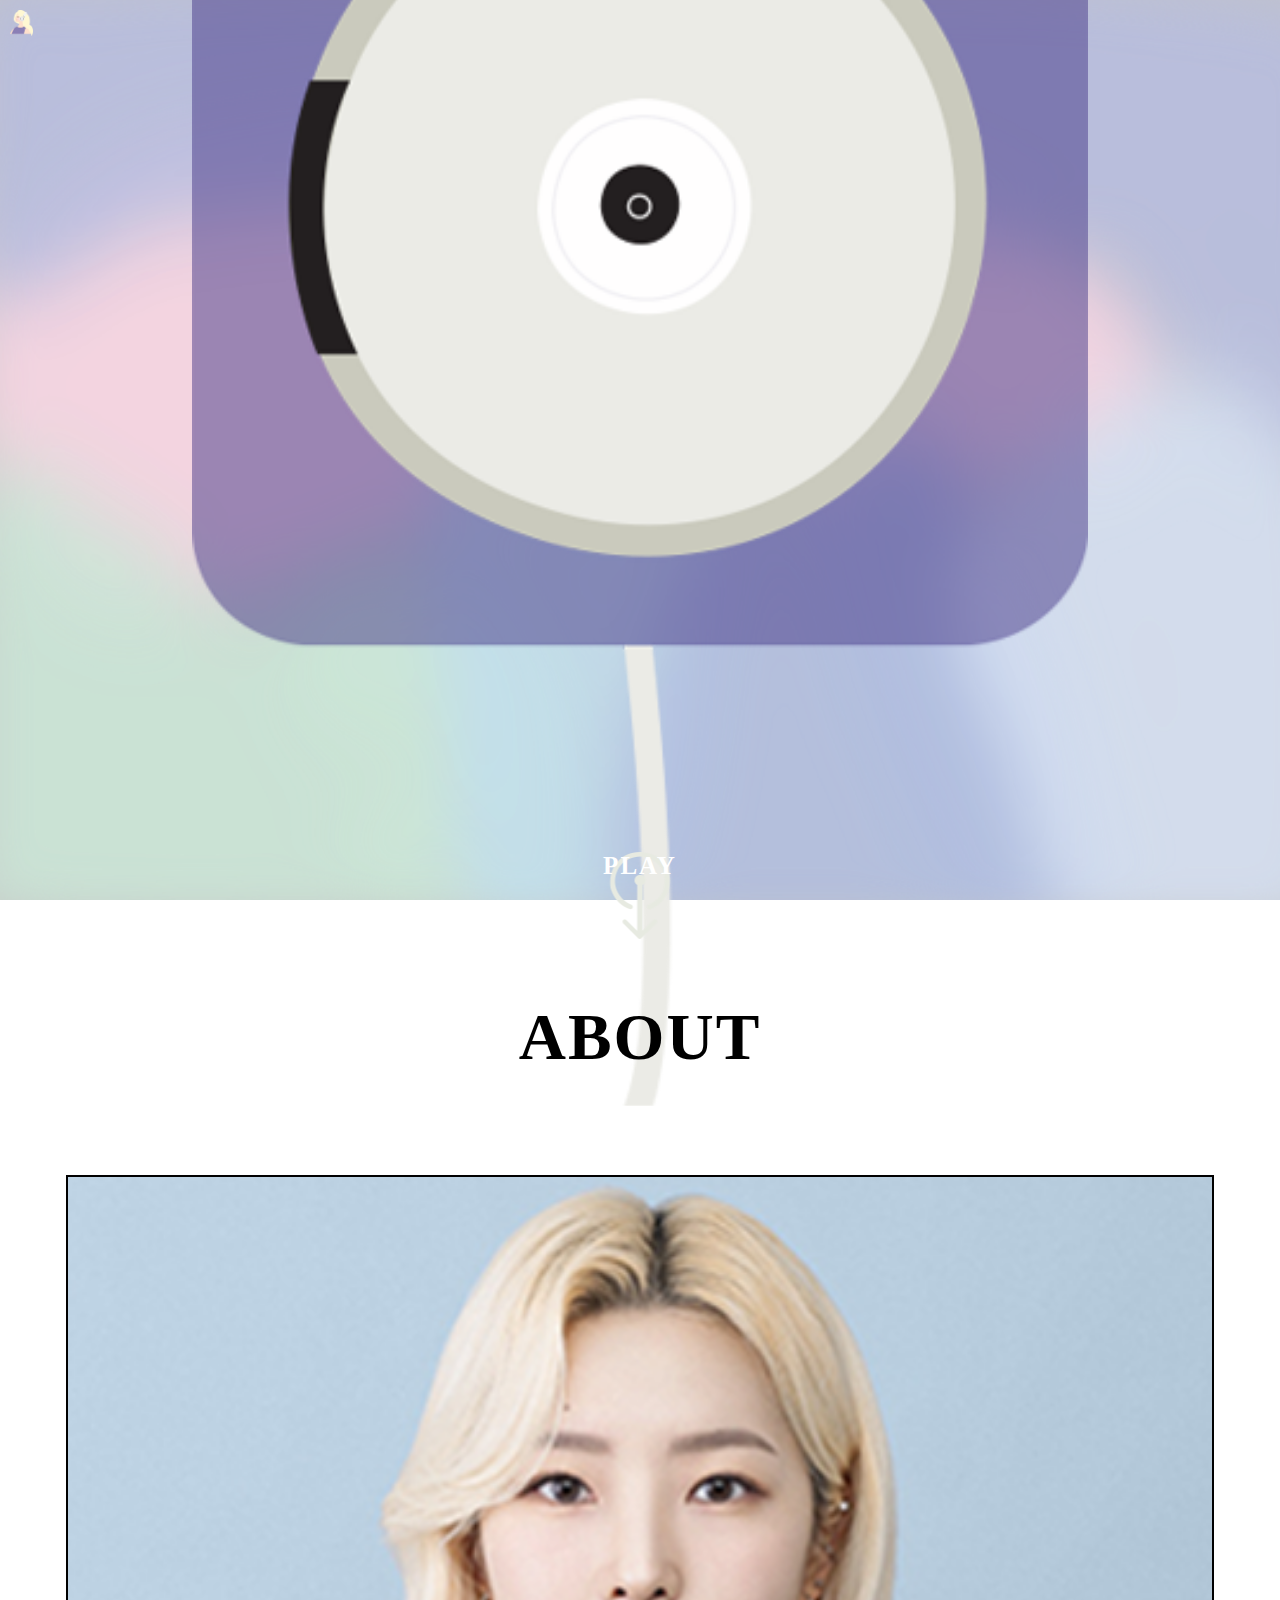
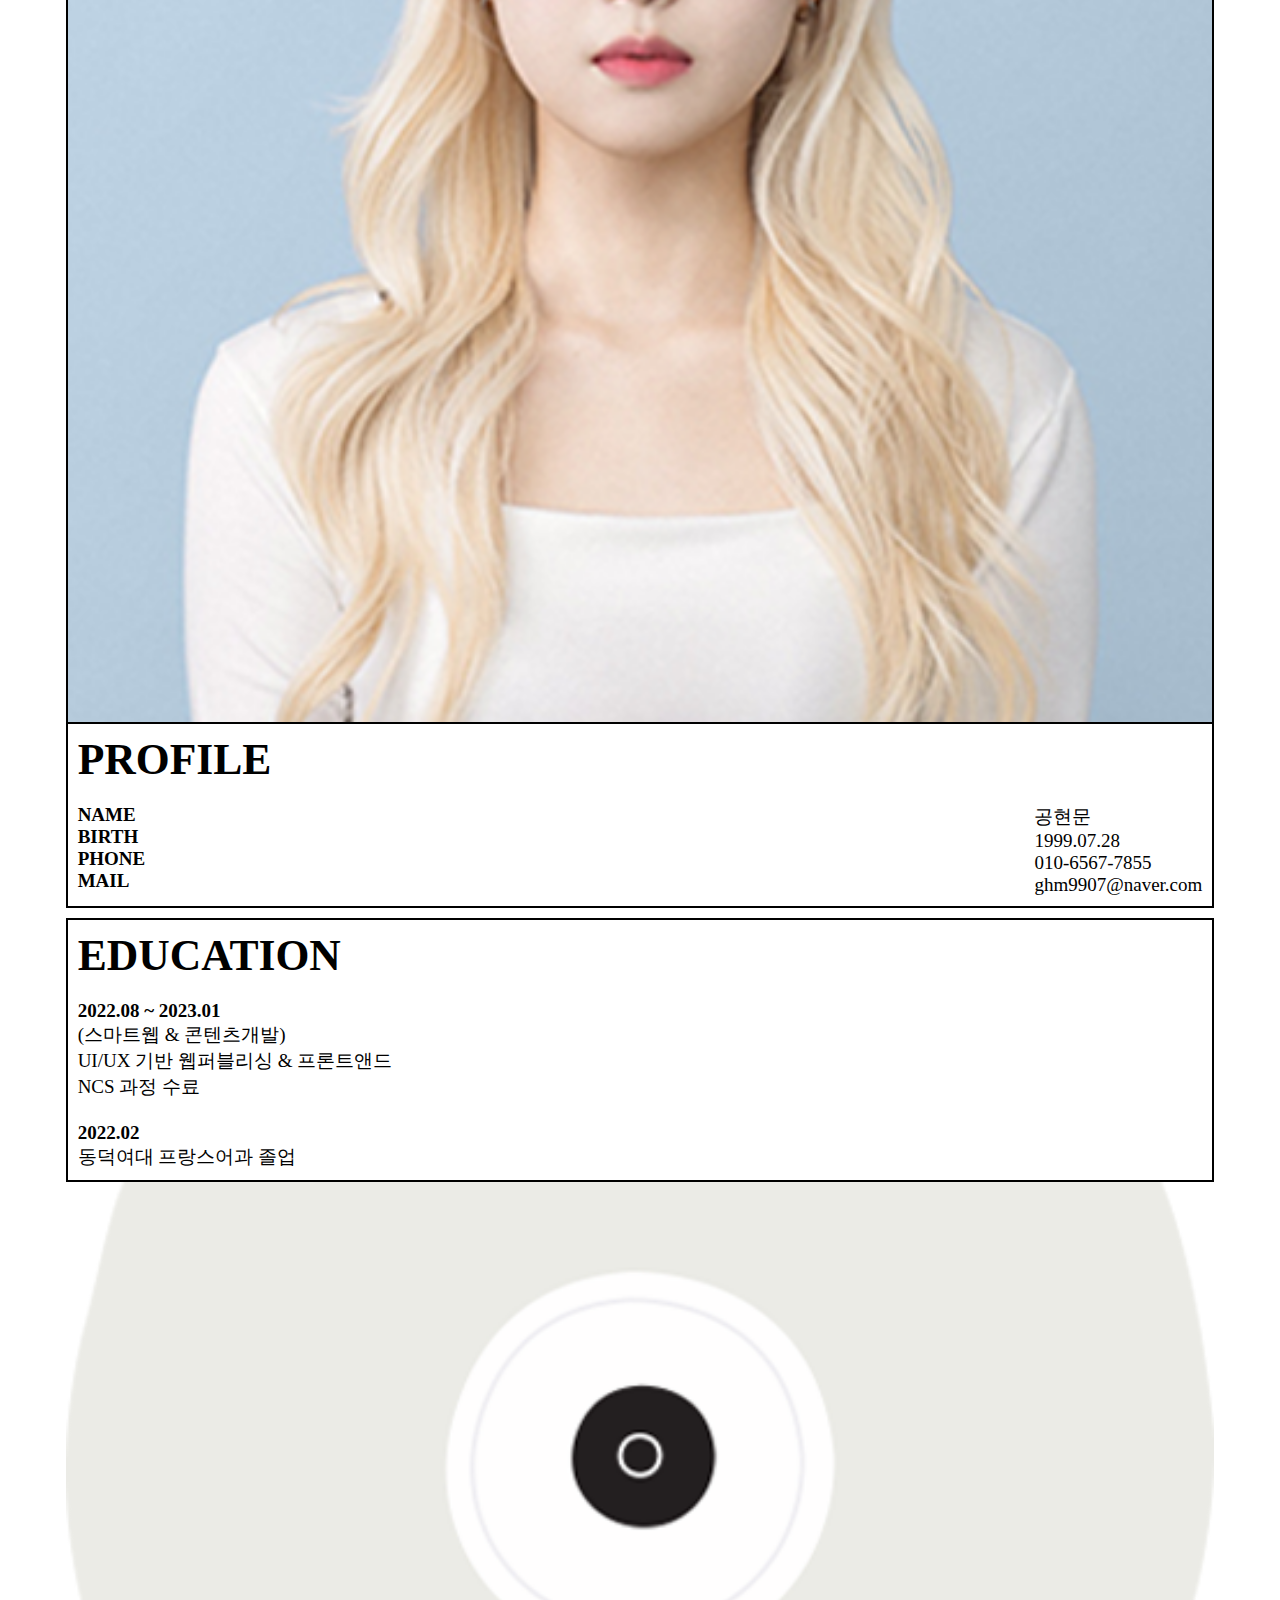
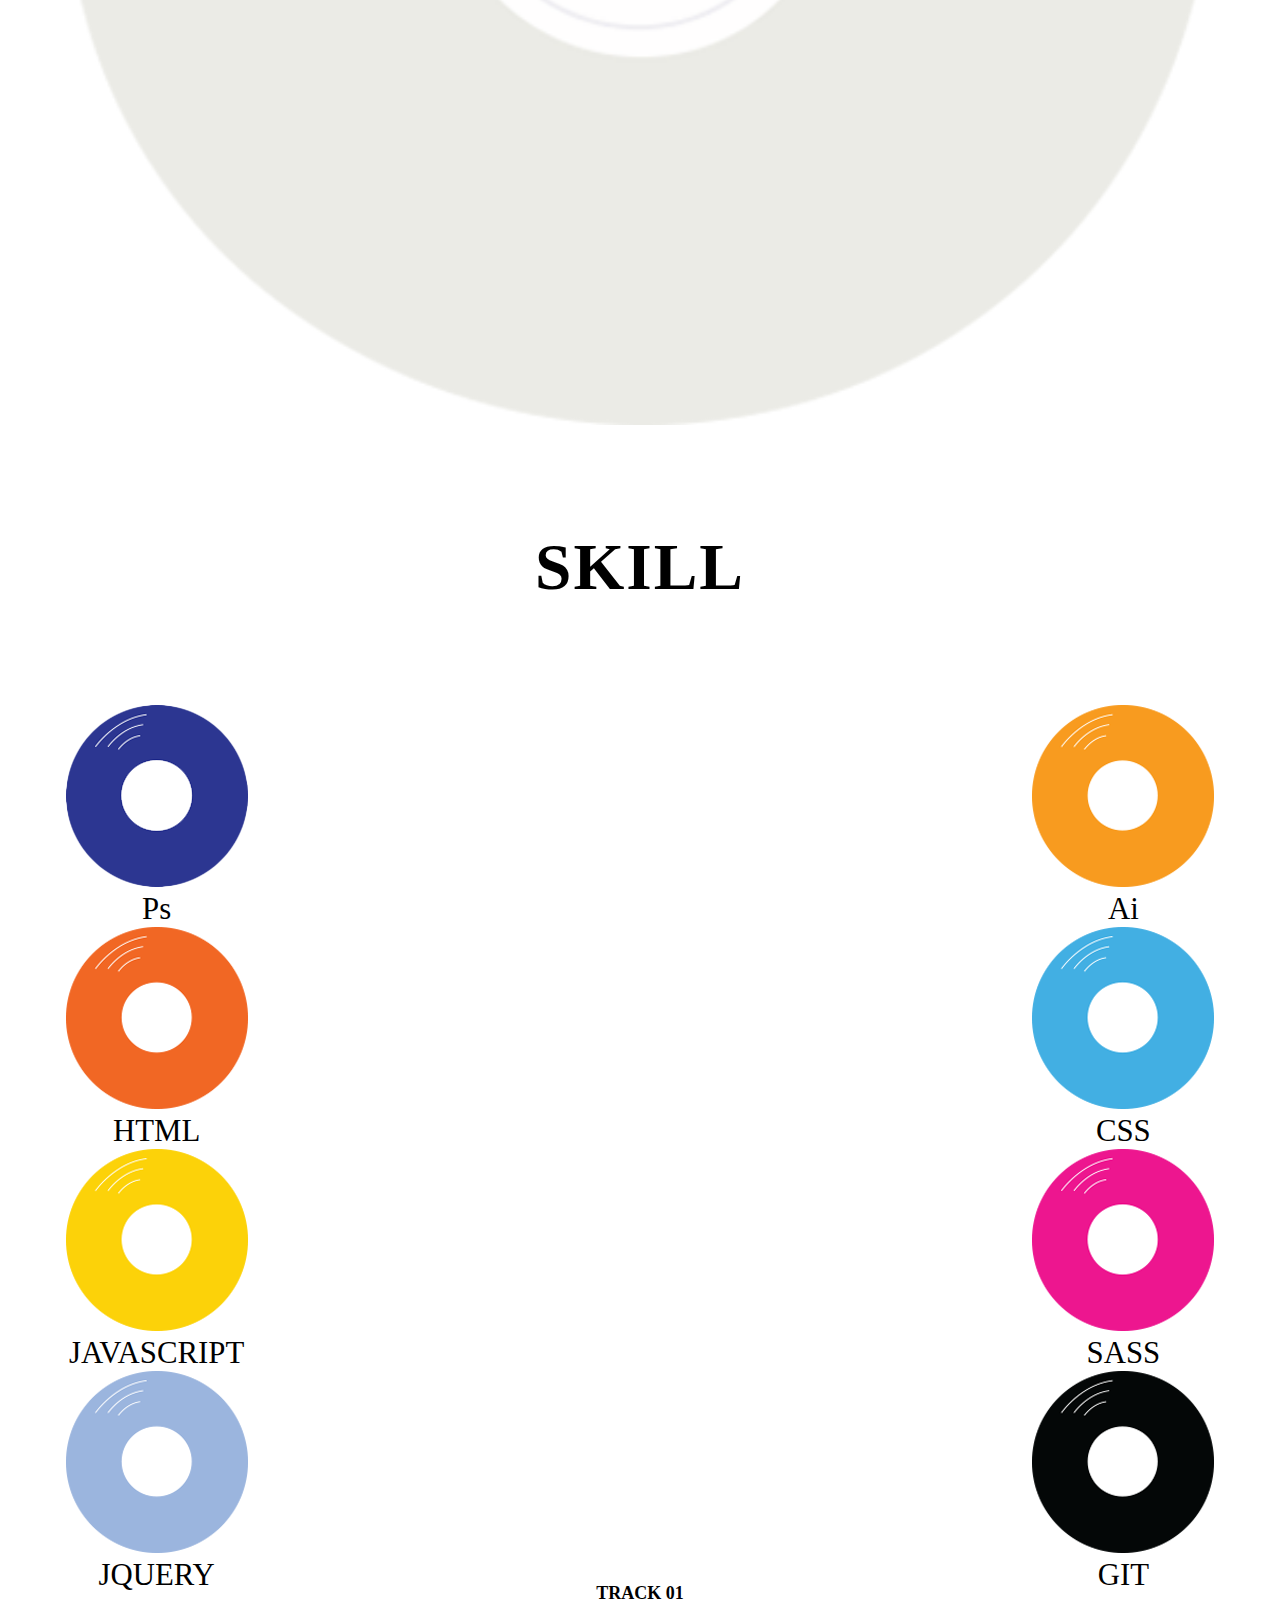
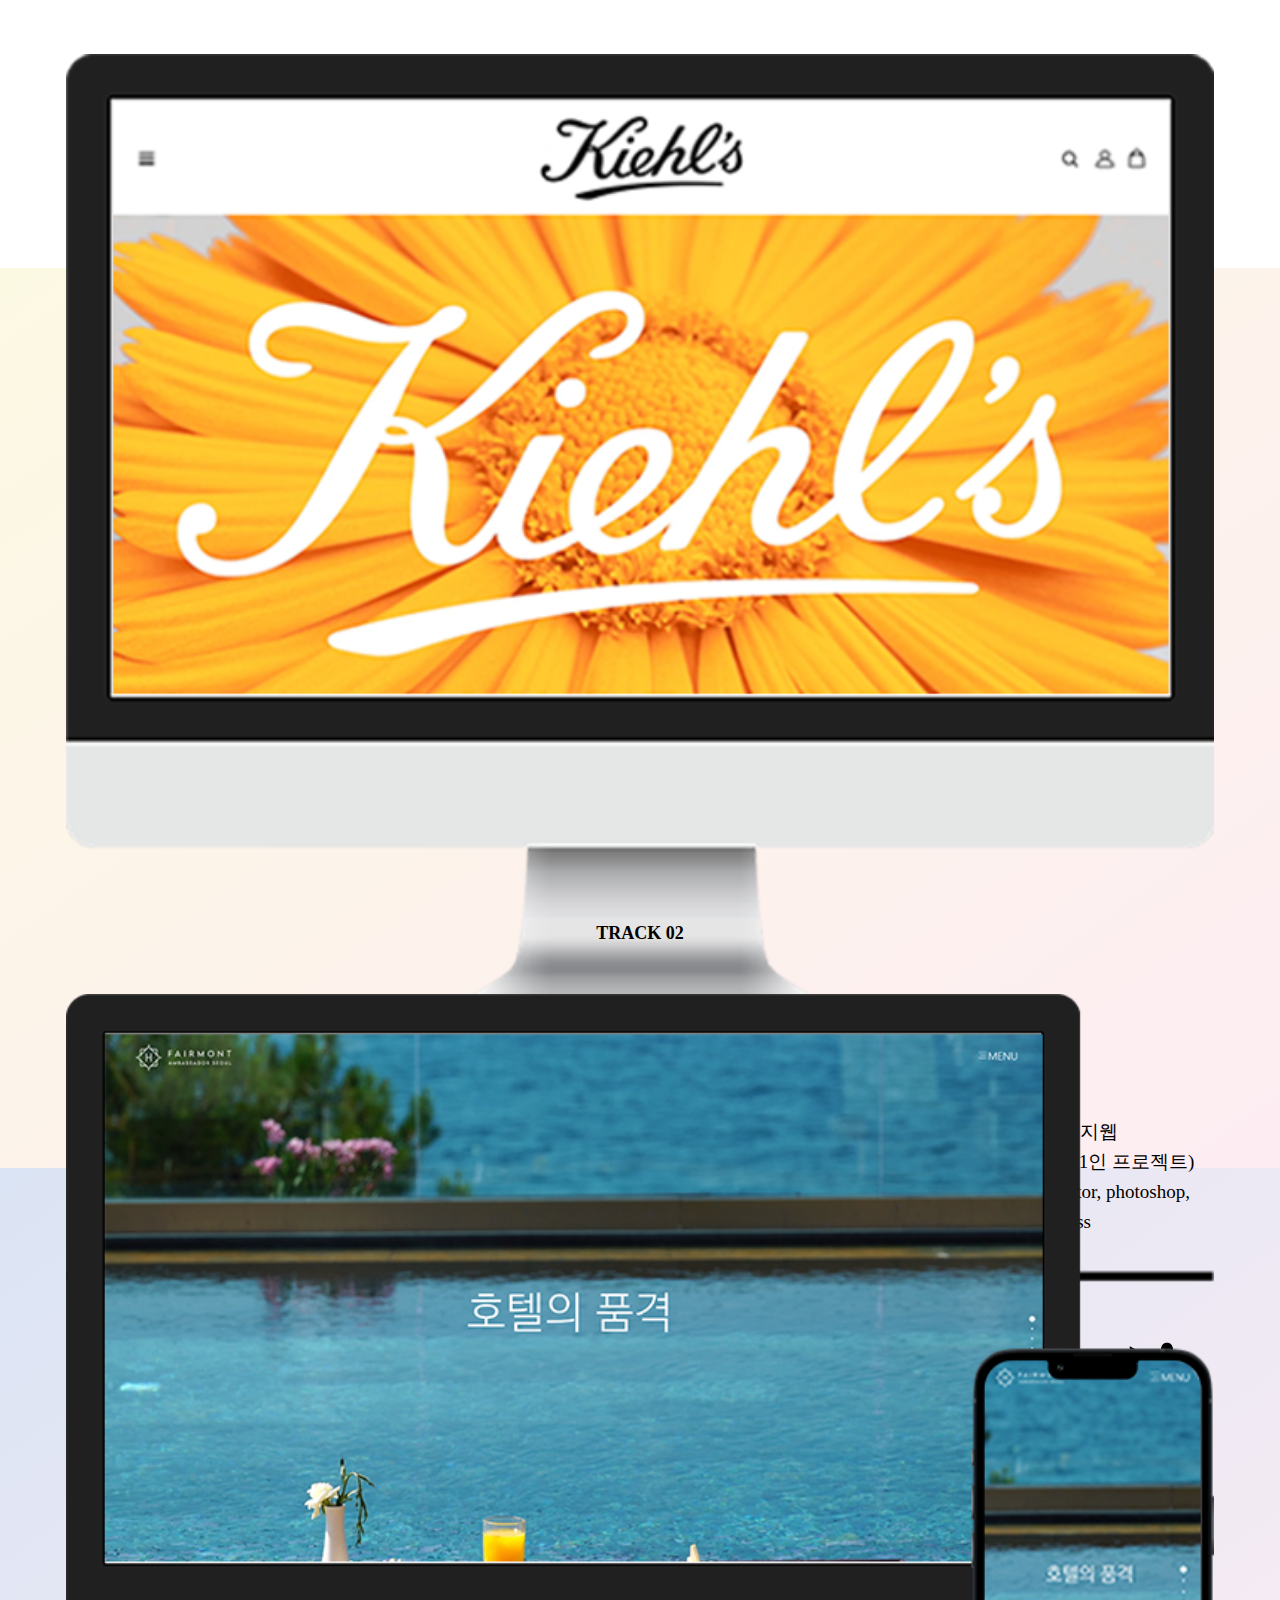
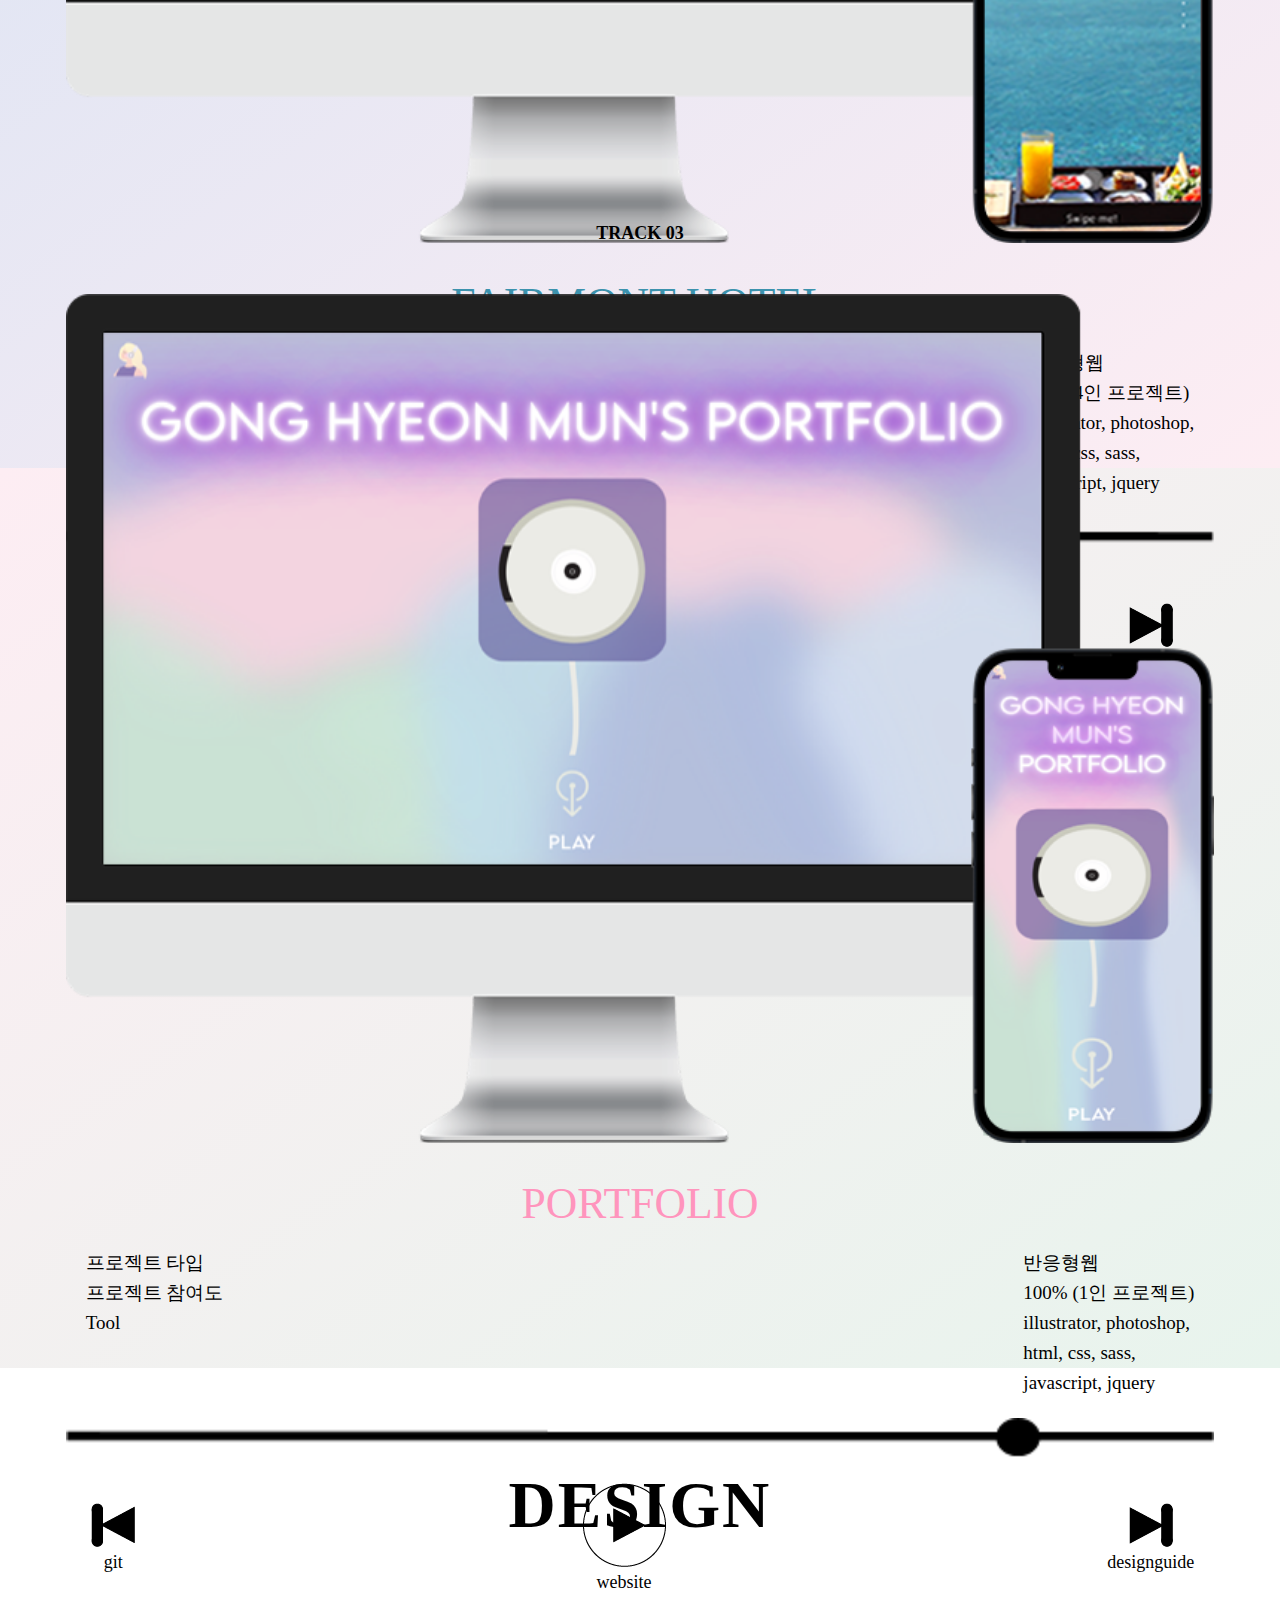
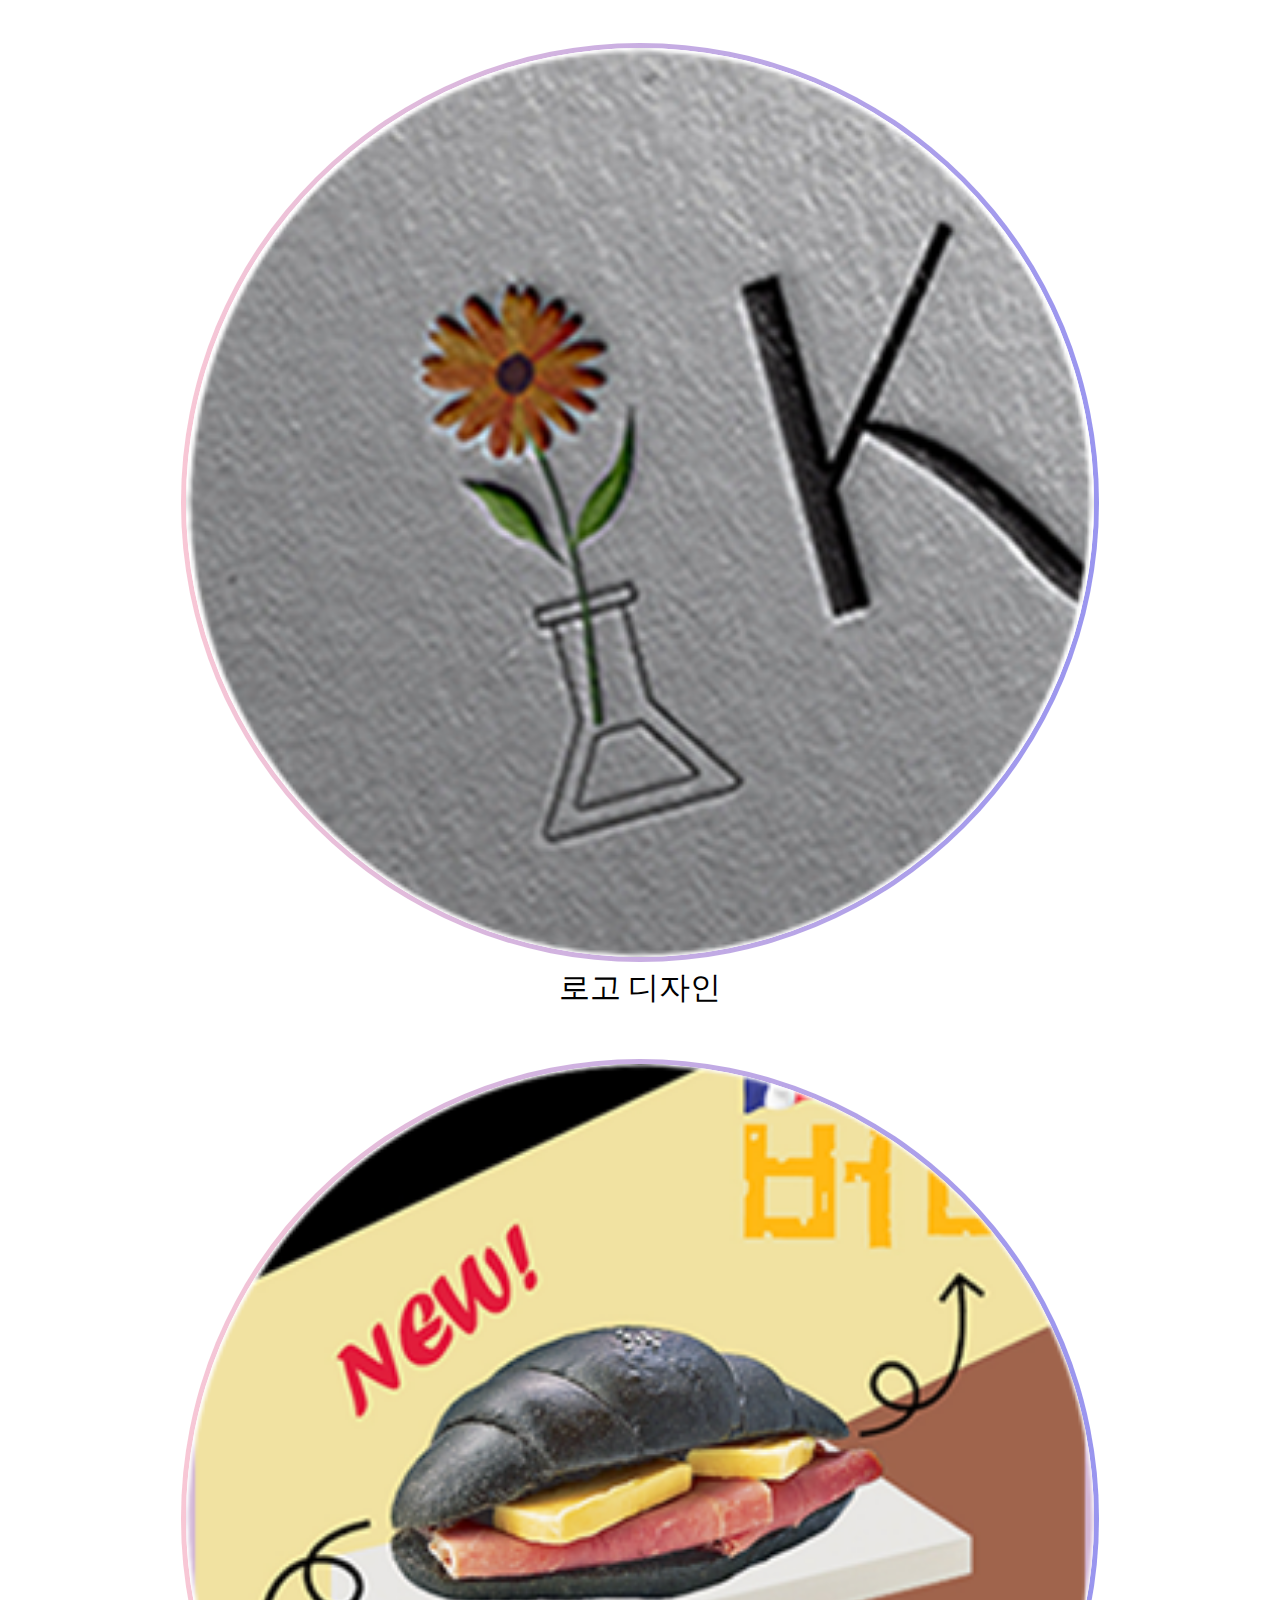
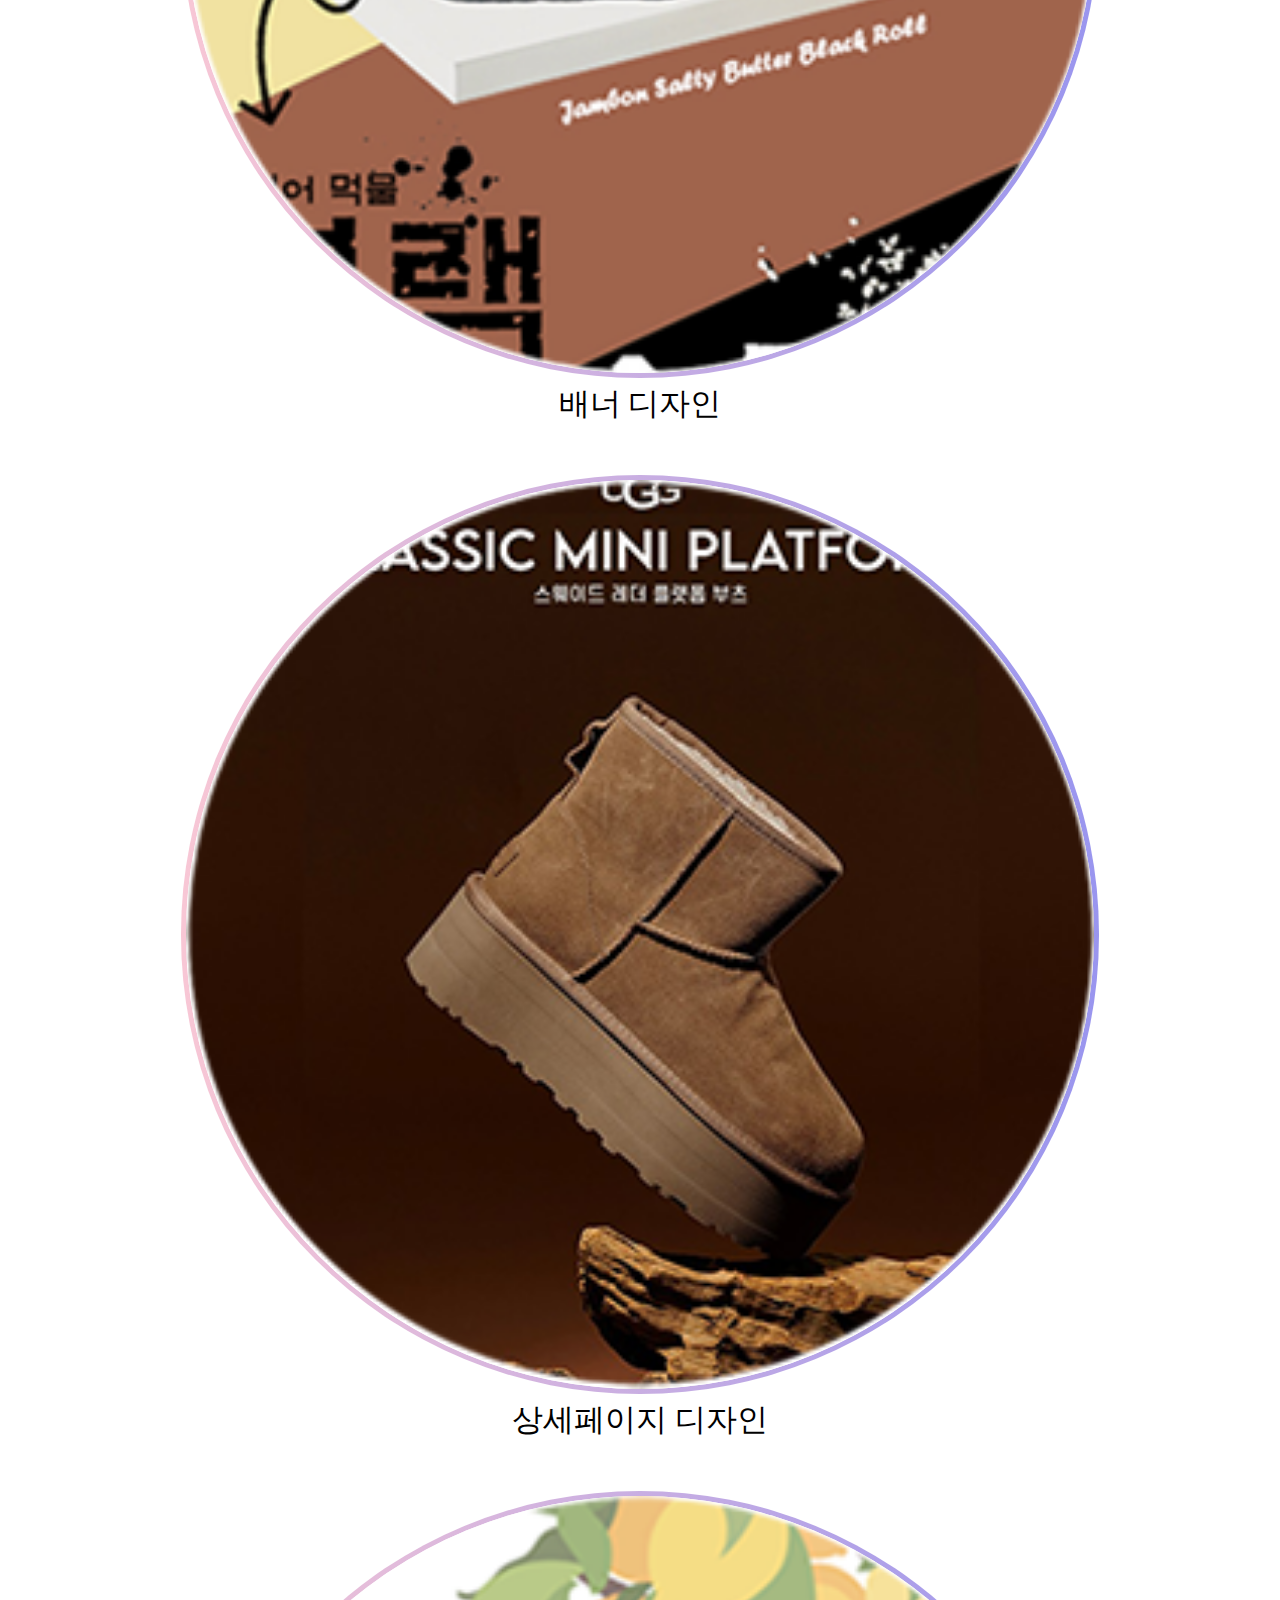
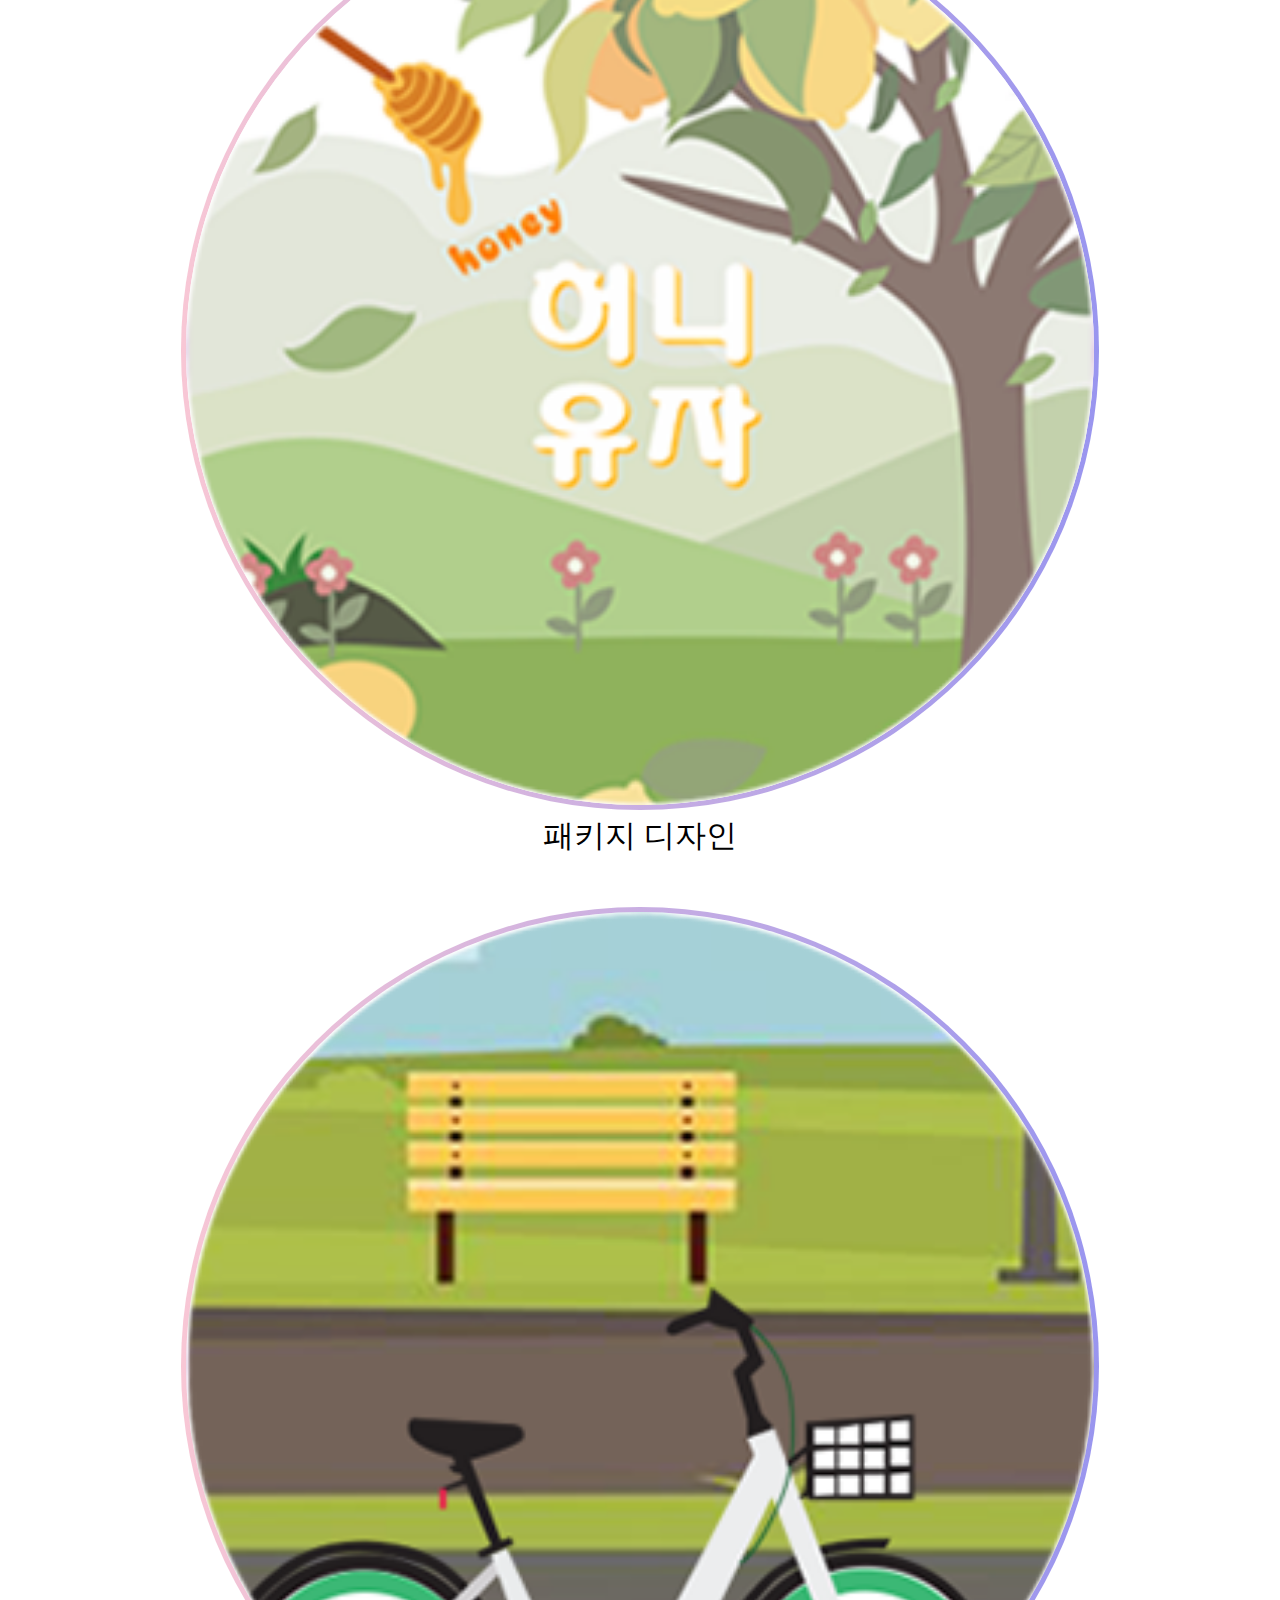
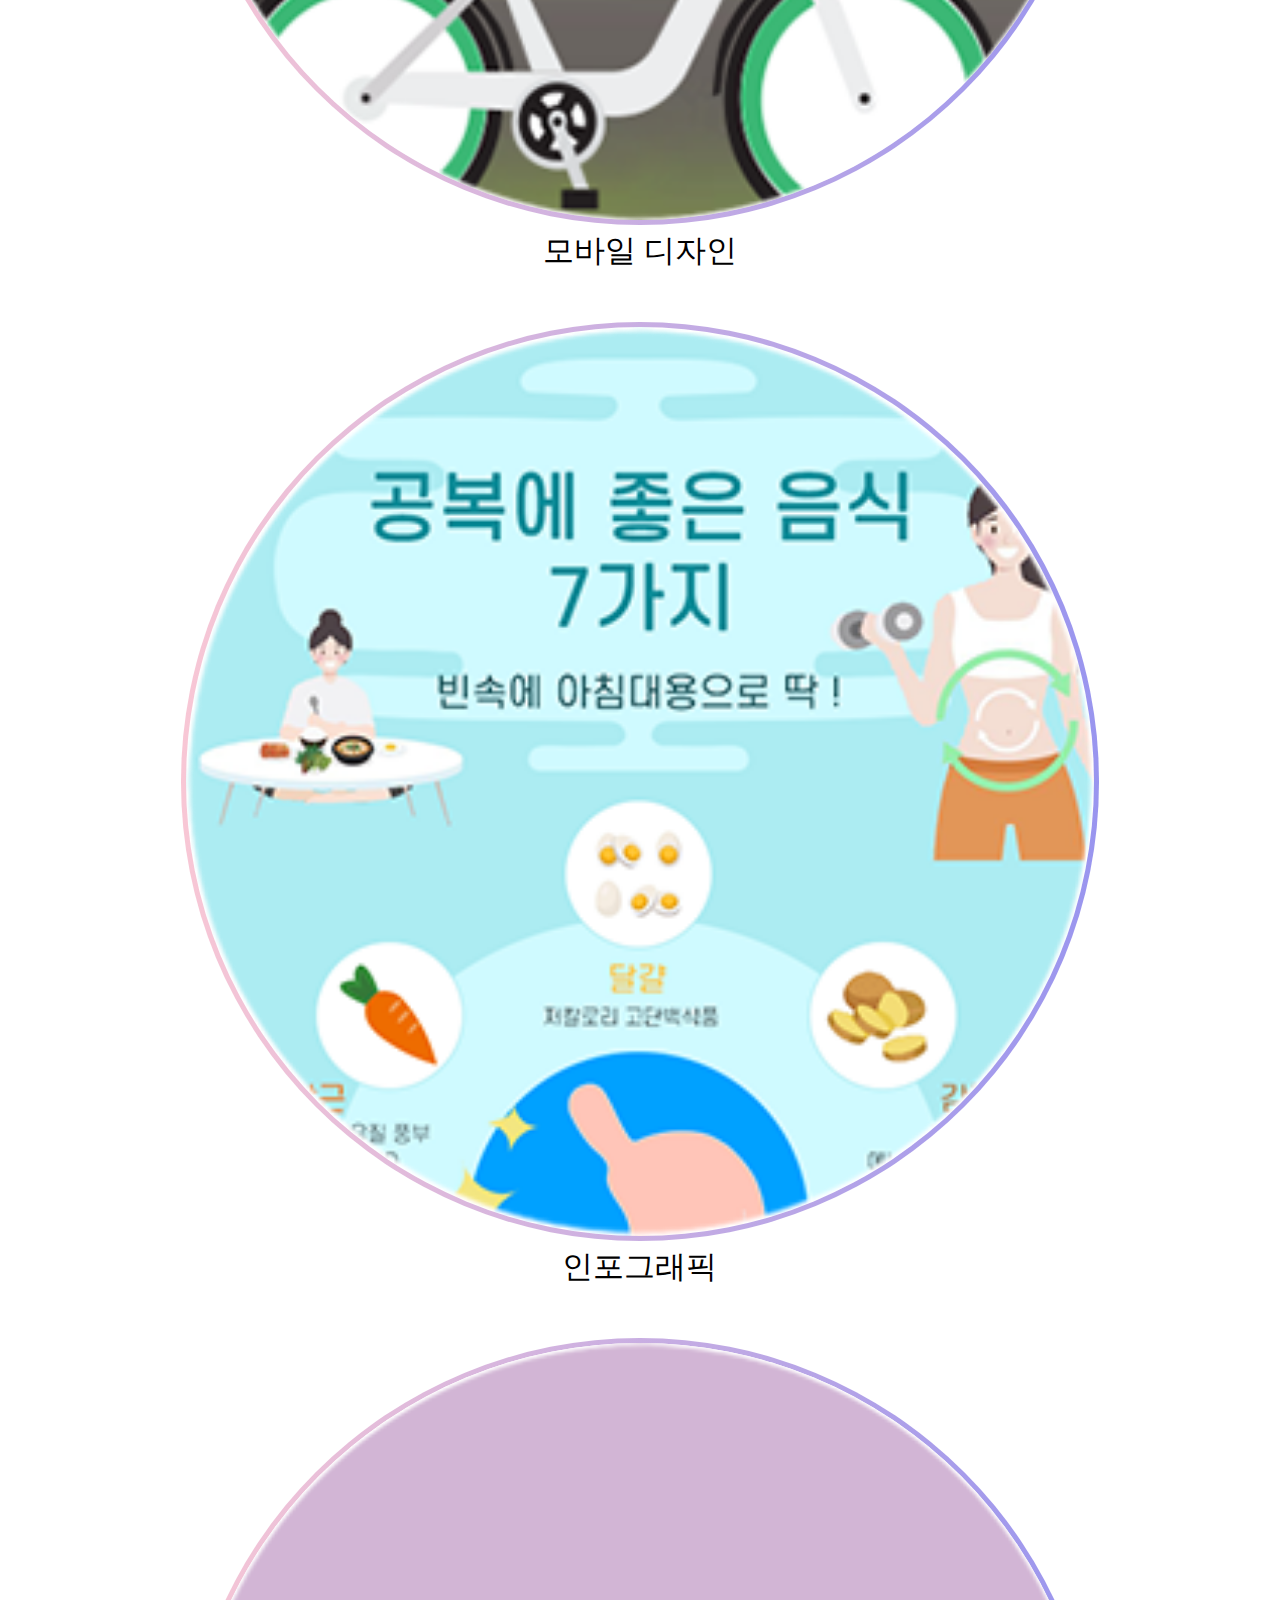
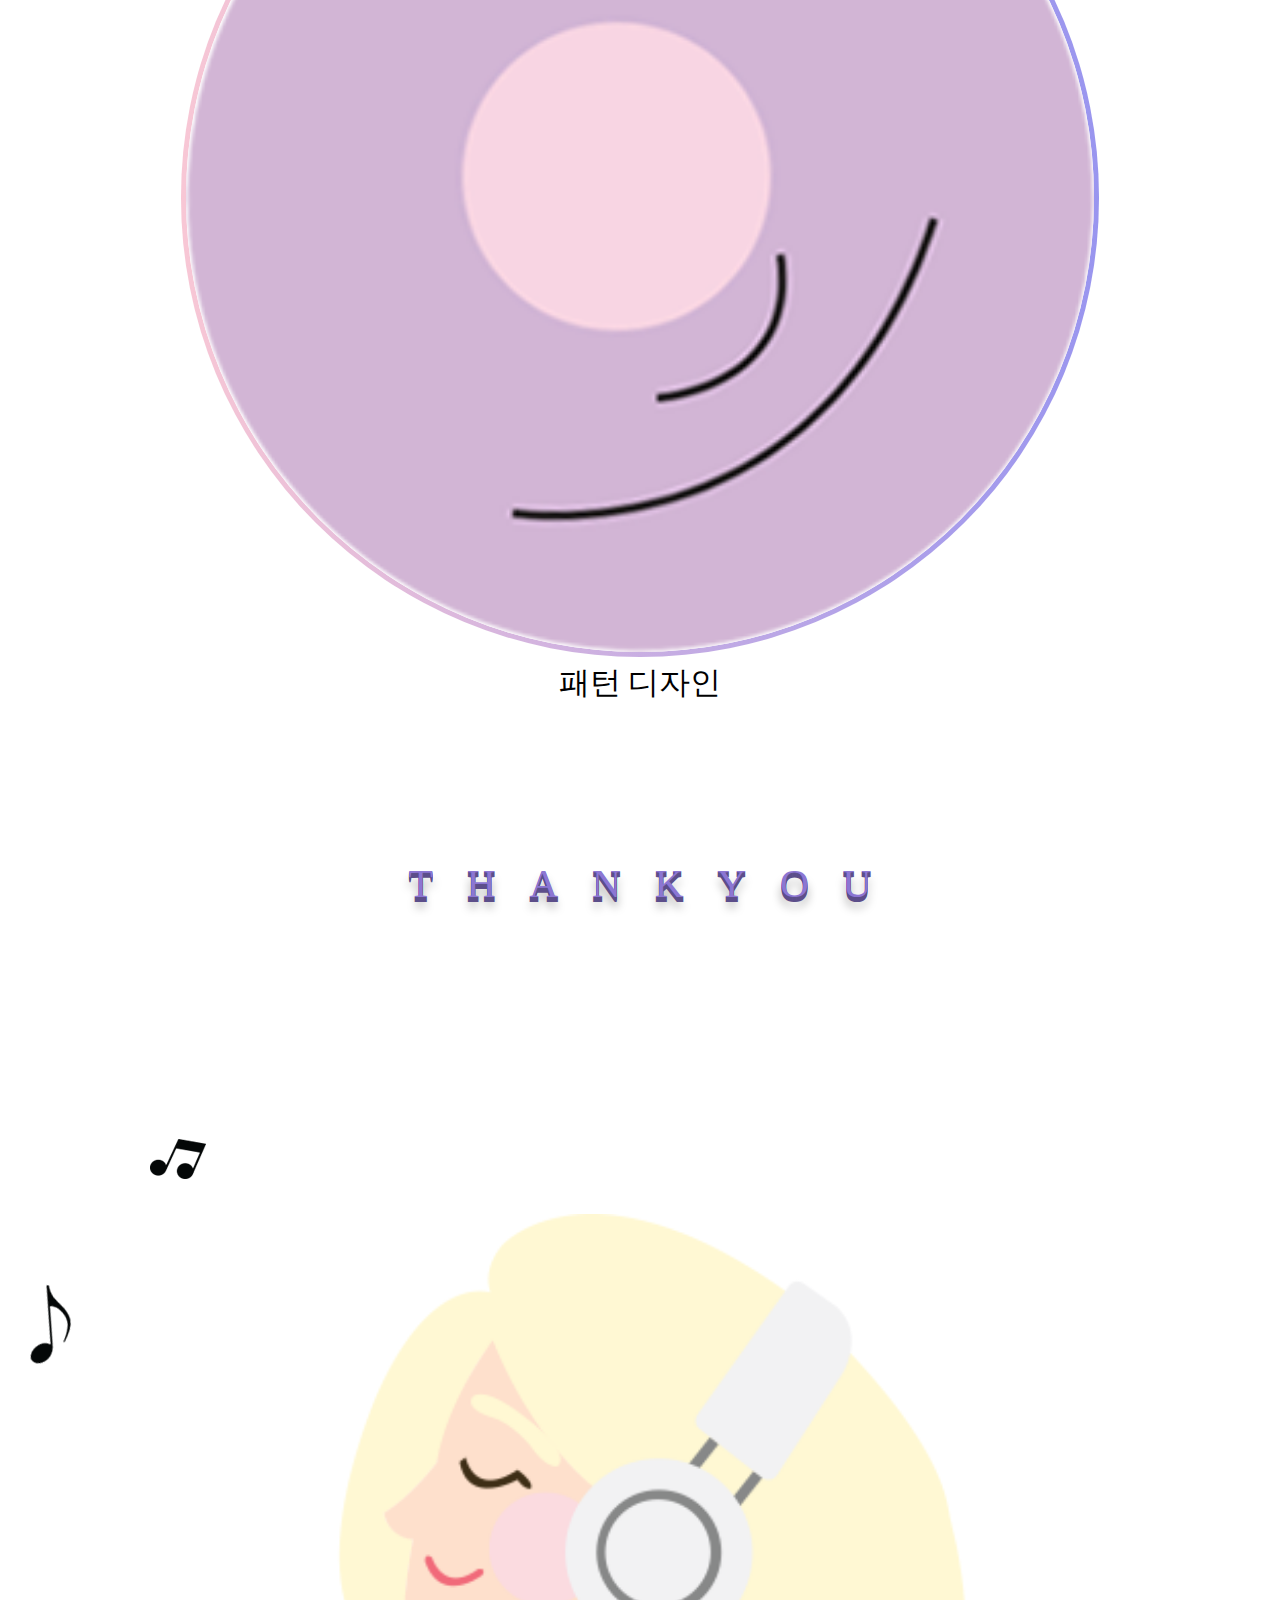
<file: index.html>
<!DOCTYPE html>
<html lang="ko">
<head>
    <meta charset="UTF-8">
    <meta http-equiv="X-UA-Compatible" content="IE=edge">
    <meta name="viewport" content="width=device-width, initial-scale=1.0">
    <meta description="portfolio" >
    <title>portfolio</title>
    <link rel="shortcut icon" type="image/icon" href="./img/header-logo11.png">
    <link rel="stylesheet" href="./css/reset.css">
    <link rel="stylesheet" href="./css/index.css?ver=1">
    <link href="https://webfontworld.github.io/SCoreDream/SCoreDream.css" rel="stylesheet">
    <link href="//db.onlinewebfonts.com/c/ef5c0a066154464f7e8a73e0b86a98e5?family=LEMON+MILK+Light" rel="스타일시트" type="text/css"/>
</head>
<body>
    <header>
        <div class="header_logo">
            <img src="./img/header-logo11.png" alt="헤더로고">
        </div><!--heaer-logo-->
        
        <section class="section">
            <div class="main0">
                <div class="bg_img">
                    <img src="./img/main-background.png" alt="메인이미지를 삽입">
                </div><!--bg_img-->

                <div class="main0_contents">
                    <h2>GONG HYEON MUN'S PORTFOLIO</h2>
                    <img src="./img/cd-player.png" alt="cd-player">
                </div><!--main0_contents-->

                <div class="mouse">
                    <img src="./img/scroll11.png" alt="스크롤">
                    <p>PLAY</p>
                </div><!--mouse-->
            </div><!--main0-->
        </section>
    </header>

    <main>
        <div class="background">
            <img src="./img/background5.png" alt="">
            <img class="bluewave-pc" src="./img/bluewave-pc3.png" alt="">
        </div>
            <section class="about">
                <div class="container">
                    <h2>ABOUT</h2>
                    <div class="id-flexbox">
                        <img class="id-pic" src="./img/id-picture111.png" alt="프로필사진">
                        <div class="profile">
                            <h3>PROFILE</h3>
                            <div class="profile-flexbox">
                                <ul>
                                    <li>NAME</li>
                                    <li>BIRTH</li>
                                    <li>PHONE</li>
                                    <li>MAIL</li>
                                </ul>
                                <ul>
                                    <li>공현문</li>
                                    <li>1999.07.28</li>
                                    <li>010-6567-7855</li>
                                    <li>ghm9907@naver.com</li>
                                </ul>                        
                            </div><!--profile-flexbox-->
                        </div><!--profile-->
                    </div><!--id-flexbox-->
    
                    <div class="edu-flexbox">
                        <div class="edu-cd">
                            <p>"안녕하세요!<br>신입 웹디자이너 공현문 입니다."<br><br>
                            저는 성실함을 무기로 모든 일에<br>최선을 다할 준비가 되어있습니다.<br><br><br><br><br>
                            새로움을 지향하는 트렌디한 웹디자이너로<br>성장해 나아가는 것이 목표 입니다.<br><br>
                            앞으로 항상 도전할 것이며<br>배움을 곁에 두고 노력할 것입니다.</p>
                        </div>
                        <div class="education">
                            <h3>EDUCATION</h3>
                            <div class="edu-text">
                                <span class="date">2022.08 ~ 2023.01</span>
                                <p>(스마트웹 & 콘텐츠개발)<br>UI/UX 기반 웹퍼블리싱 & 프론트앤드<br>NCS 과정 수료</p>
                                <br>
                                <span class="date">2022.02</span>
                                <p>동덕여대 프랑스어과 졸업</p>
                            </div><!--edu-text-->
                        </div><!--education-->
                        <img class="mobile-edu-cd" src="./img/mobile-edu-cd.png" alt="모바일education-cd">
                    </div><!--edu-flexbox-->
                </div><!--container-->
            </section><!--about-->
    
            <section class="skill">
                <div class="skill-cd">
                    <img src="./img/skill-cd11.png" alt="skill-cd">
                </div>
                    <div class="container">
                        <h2>SKILL</h2>
                            <div class="ps-ai-flexbox">
                                <div class="ps">
                                    <div class="ps-cd"><img src="./img/ps-cd22222.png" alt="ps-cd"></div>
                                    <span>90%<div>사진이나 이미지를 합성,보정,편집 할 수 있습니다.</div></span>
                                    <p>Ps</p>
                                </div><!--ps-->
    
                                <div class="ai">
                                    <div class="ai-cd"><img src="./img/ai-cd11.png" alt="ai-cd"></div>
                                    <span>90%<div>로고, 포스터 디자인, 그림이나 캐릭터를 만들 수 있습니다.</div></span>
                                    <p>Ai</p>
                                </div><!--ai-->
    
                                <div class="pc-version"><!--pc-->
                                    <div class="html">
                                        <div class="html-cd"><img src="./img/html-cd11.png" alt="html-cd"></div>
                                        <span>80%<div>각 태그들을 사용하여 원하는 형태의 문서를 만들 수 있습니다.</div></span>
                                        <p>HTML</p>
                                    </div><!--html-->
                                </div><!--pc-version-->
    
                                <div class="pc-version"><!--pc-->
                                    <div class="css">
                                        <div class="css-cd"><img src="./img/css-cd11.png" alt="css-cd"></div>
                                        <span>80%<div>HTML로 작성한 문서에 스타일을 줄 수 있습니다.</div></span>
                                        <p>CSS</p>
                                    </div><!--css-->
                                </div><!--pc-version-->
                            </div><!--ps-ai-flexbox-->
            
                            <div class="html-css-flexbox">
                                <div class="html">
                                    <div class="html-cd"><img src="./img/html-cd11.png" alt="html-cd"></div>
                                    <span>80%<div>각 태그들을 사용하여 원하는 형태의 문서를 만들 수 있습니다.</div></span>
                                    <p>HTML</p>
                                </div><!--html-->
    
                                <div class="css">
                                    <div class="css-cd"><img src="./img/css-cd11.png" alt="css-cd"></div>
                                    <span>80%<div>HTML로 작성한 문서에 스타일을 줄 수 있습니다.</div></span>
                                    <p>CSS</p>
                                </div><!--css-->
                            </div><!--html-css-flexbox-->
                        
                            <div class="java-sass-flexbox">
                                <div class="java">
                                    <div class="java-cd"><img src="./img/javascript-cd11.png" alt="javascript-cd"></div>
                                    <span>20%<div>이벤트에 따라 어떤 동작을 하도록 기능을 넣을 수 있습니다.</div></span>
                                    <p>JAVASCRIPT</p>
                                </div><!--java-->
    
                                <div class="sass">
                                    <div class="sass-cd"><img src="./img/sass-cd11.png" alt="sass-cd"></div>
                                    <span>80%<div>변수, 믹스인을 사용하여 코드를 간결하게 작성할 수 있습니다.</div></span>
                                    <p>SASS</p>
                                </div><!--sass-->
    
                                <div class="pc-version"><!--pc-->
                                    <div class="jquery">
                                        <div class="jquery-cd"><img src="./img/jquery-cd11.png" alt="jquery-cd"></div>
                                        <span>20%<div>짧고 간단한 코드로 다양한 효과나 동작을 적용할 수 있습니다.</div></span>
                                        <p>JQUERY</p>
                                    </div><!--jquery-->
                                </div><!--pc-version-->
    
                                <div class="pc-version"><!--pc-->
                                    <div class="git">
                                        <div class="git-cd"><img src="./img/git-cd11.png" alt="git-cd"></div>
                                        <span>20%<div>여러 사람들과 함께 협업하여 작업할 수 있습니다.</div></span>
                                        <p>GIT</p>
                                    </div><!--git-->
                                </div><!--pc-version-->
                            </div>
            
                            <div class="jquery-git-flexbox">
                                <div class="jquery">
                                    <div class="jquery-cd"><img src="./img/jquery-cd11.png" alt="jquery-cd"></div>
                                    <span>20%<div>짧고 간단한 코드로 다양한 효과나 동작을 적용할 수 있습니다.</div></span>
                                    <p>JQUERY</p>
                                </div>
    
                                <div class="git">
                                    <div class="git-cd"><img src="./img/git-cd11.png" alt="git-cd"></div>
                                    <span>20%<div>여러 사람들과 함께 협업하여 작업할 수 있습니다.</div></span>
                                    <p>GIT</p>
                                </div>
                            </div>
                    </div><!--container-->
            </section><!--skill-->

        <section class="web">
            <div class="web-background">
                <img src="./img/pc-web-background7.png" alt="초록색물결배경-pc">
            </div>
            <h2>WEB</h2>
            
            <div class="track01">
                <div class="container">                    
                    <div class="track">
                        <p>TRACK 01</p>
                    </div>

                    <div class="track-pc-flexbox">
                        <div class="pc">
                            <img src="./img/kiehl-pc11.png" alt="kiehl-pc">
                        </div>

                        <div>
                            <div class="kiehl-text">
                                <p>KIEHLS</p>
                                <div class="text-flexbox">
                                    <ul>
                                        <li>프로젝트 타입</li>
                                        <li>프로젝트 참여도</li>
                                        <li>Tool</li>
                                    </ul>
                                    <ul>
                                        <li>풀페이지웹</li>
                                        <li>100% (1인 프로젝트)</li>
                                        <li>illustrator, photoshop,<br>html, css</li>
                                    </ul>
                                </div>
                            </div>
                            <img class="kiehl-playbar" src="./img/kiehl-playbar111.png" alt="키엘재생바">
        
                            <div class="play-flexbox">
                                <div class="back-play">
                                    <a href="https://github.com/GONGHYEONMUN/kiehl" target="_blank"><img src="./img/backplay11.png" alt="뒤로재생"></a>
                                    <p>&nbsp;&nbsp;&nbsp;&nbsp;git&nbsp;&nbsp;&nbsp;&nbsp;</p>
                                </div>
                                <div>
                                    <a href="./works/pages/first_page/kiehl.html" target="_blank"><img src="./img/play11.png" alt="재생"></a>
                                    <p>website</p>
                                </div>
                                <div>
                                    <a href="./works/pages/first_page/kiehl_designguide.html" target="_blank"><img src="./img/goplay11.png" alt="앞으로재생"></a>
                                    <p>designguide</p>
                                </div>
                            </div>
                        </div>
                    </div><!--track01-pc-flexbox-->
                </div>
            </div>



        

        
            <div class="track02">
                <div class="container">
                    <div class="track">
                        <p>TRACK 02</p>
                    </div>

                    <div class="track-pc-flexbox">
                        <div class="pc">
                            <img src="./img/fairmont-pc-mobile11.png" alt="fairmont-pc-mobile">
                        </div>

                        <div>
                            <div class="fairmont-text">
                                <p>FAIRMONT HOTEL</p>
                                <div class="text-flexbox">
                                    <ul>
                                        <li>프로젝트 타입</li>
                                        <li>프로젝트 참여도</li>
                                        <li>Tool</li>
                                    </ul>
                                    <ul>
                                        <li>반응형웹</li>
                                        <li>25% (4인 프로젝트)</li>
                                        <li>illustrator, photoshop,<br>html, css, sass,<br>javascript, jquery</li> 
                                    </ul>
                                </div>
                            </div>
                            
                            <img class="kiehl-playbar" src="./img/fairmont-playbar111.png" alt="페어몬트재생바">
        
                            <div class="play-flexbox">
                                <div>
                                    <a href="https://github.com/1stHotel/1stHotel.github.io" target="_blank"><img src="./img/backplay11.png" alt="뒤로재생"></a>
                                    <p>&nbsp;&nbsp;&nbsp;&nbsp;git&nbsp;&nbsp;&nbsp;&nbsp;</p>
                                </div>
                                <div>
                                    <a href="https://1sthotel.github.io/" target="_blank"><img src="./img/play11.png" alt="재생"></a>
                                    <p>website</p>
                                </div>
                                <div>
                                    <a href="./works/pages/second_page/fairmont_designguide.html" target="_blank"><img src="./img/goplay11.png" alt="앞으로재생"></a>
                                    <p>designguide</p>
                                </div>
                            </div>
                        </div>
                    </div><!--track-pc-flexbox-->
                </div>
            </div>
        

        

        
            <div class="track03">
                <div class="container">
                    <div class="track">
                        <p>TRACK 03</p>
                    </div>

                    <div class="track-pc-flexbox">
                        <div class="pc">
                            <img src="./img/portfolio-pc-mobile222.png" alt="portfolio-pc-mobile">
                        </div>

                        <div>
                            <div class="portfolio-text">
                                <p>PORTFOLIO</p>
                                <div class="text-flexbox">
                                    <ul>
                                        <li>프로젝트 타입</li>
                                        <li>프로젝트 참여도</li>
                                        <li>Tool</li>
                                    </ul>
                                    <ul>
                                        <li>반응형웹</li>
                                        <li>100% (1인 프로젝트)</li>
                                        <li>illustrator, photoshop,<br>html, css, sass,<br>javascript, jquery</li> 
                                    </ul>
                                </div>
                            </div>
                            <img class="kiehl-playbar" src="./img/portfolio-playbar111.png" alt="포트폴리오재생바">
        
                            <div class="play-flexbox">
                                <div>
                                    <a href="https://github.com/GONGHYEONMUN/portfolio" target="_blank"><img src="./img/backplay11.png" alt="뒤로재생"></a>
                                    <p>&nbsp;&nbsp;&nbsp;&nbsp;git&nbsp;&nbsp;&nbsp;&nbsp;</p>
                                </div>
                                <div>
                                    <a href="./index.html" target="_blank"><img src="./img/play11.png" alt="재생"></a>
                                    <p>website</p>
                                </div>
                                <div>
                                    <a href="./works/pages/portfolio_page/portfolio_designguide.html" target="_blank"><img src="./img/goplay11.png" alt="앞으로재생"></a>
                                    <p>designguide</p>
                                </div>
                            </div>
                        </div>
                    </div><!--track-pc-flexbox-->
                </div>
            </div>
        </section>

        <div class="design-pc-background">
            <img src="./img/design-background-pc7.png" alt="디자인배경">
            <img  class="design-bluewave-pc" src="./img/design-bluewave-pc5.png" alt="디자인파란물결배경">
        </div>

        <section class="design">
            <div class="container">
                <h2>DESIGN</h2>
                <div class="pc-design1"><!--pc-->


                    <div class="logo-design">
                        <a href="./works/design/logo_design/logo_design.html" target="_blank"><img src="./img/logo-design.png" alt="로고디자인"></a>
                        <p>로고 디자인</p>
                    </div><!--logo-design-->

                    <div class="pc-banner-design">
                        <a href="./works/design/banner_design/banner_design.html" target="_blank"><img src="./img/pc-banner-design.png" alt="pc배너디자인"></a>
                        <p>배너 디자인</p>
                    </div><!--pc-banner-design-->
                </div><!--pc-->

                <div class="banner-design">
                    <a href="./works/design/banner_design/banner_design.html" target="_blank"><img src="./img/banner-design.png" alt="배너디자인"></a>
                    <p>배너 디자인</p>
                </div><!--banner-design-->

                <div class="pc-design2"><!--pc-->
                    <div class="detail-design">
                        <a href="./works/design/detail_design/detail_design.html" target="_blank"><img src="./img/detailpage-design.png" alt="상세페이지디자인"></a>
                        <p>상세페이지 디자인</p>
                    </div><!--detail-design-->

                    <div class="pc-package-design">
                        <a href="./works/design/package_design/package_design.html" target="_blank"><img src="./img/pc-package-design.png" alt="pc-package-design"></a>
                        <p>패키지 디자인</p>
                    </div><!--pc-package-design-->
                </div><!--pc-->

                <div class="package-design">
                    <a href="./works/design/package_design/package_design.html" target="_blank"><img src="./img/package-design.png" alt="패키지디자인"></a>
                    <p>패키지 디자인</p>
                </div><!--package-design-->

                <div class="mobile-design">
                    <a href="./works/design/mobile_design/mobile_design.html" target="_blank"><img src="./img/mobile-design11.png" alt="모바일디자인"></a>
                    <p>모바일 디자인</p>
                </div><!--mobile-design-->

                <div class="pc-design3"><!--pc-->
                    <div class="pc-mobile-design">
                        <a href="./works/design/mobile_design/mobile_design.html" target="_blank"><img src="./img/pc-mobile-design11.png" alt="pc모바일디자인"></a>
                        <p>모바일 디자인</p>
                    </div><!--pc-mobile-design-->

                    <div class="infographics">
                        <a href="./works/design/infographics/infographics.html" target="_blank"><img src="./img/Infographics.png" alt="인포그래픽"></a>
                        <p>인포그래픽</p>
                    </div><!--pattern-design-->
                </div><!--pc-->

                <div class="info-design">
                    <img src="./img/mobile-design.png" alt="패턴디자인">
                    <p>패턴 디자인</p>
                </div><!--infp-design-->

                <div class="pc-design4"><!--pc-->
                    <div class="pc-info-design">
                        <img src="./img/pc-info-design.png" alt="pc패턴디자인">
                        <p>패턴 디자인</p>
                    </div><!--pc-info-design-->
                </div><!--pc-->
            </div>
        </section>
    </main>

    <footer>
        <div class="thankyou-background">
            <img src="./img/pc-web-background7.png" alt="thankyou초록색물결배경">
        </div>

        <div class="footer-text">
            <h1>
                <span>T</span>
                <span>H</span>
                <span>A</span>
                <span>N</span>
                <span>K</span>
                <span>Y</span>
                <span>O</span>
                <span>U</span>
            </h1>
            <!-- <p>THANK YOU</p> -->
        </div> 
    
        <div class="footer-img">
            <div class="footer-music1">
                <img src="./img/footer-음표1.png" alt="푸터음표">
            </div>

            <div class="footer-music3">
                <img src="./img/footer-music11.png" alt="">
            </div>
    
            <div class="footer-logo">
                <img src="./img/footer-logo11111.png" alt="푸터로고">
            </div>
        </div>
    </footer>    
</body>
</html>
</file>
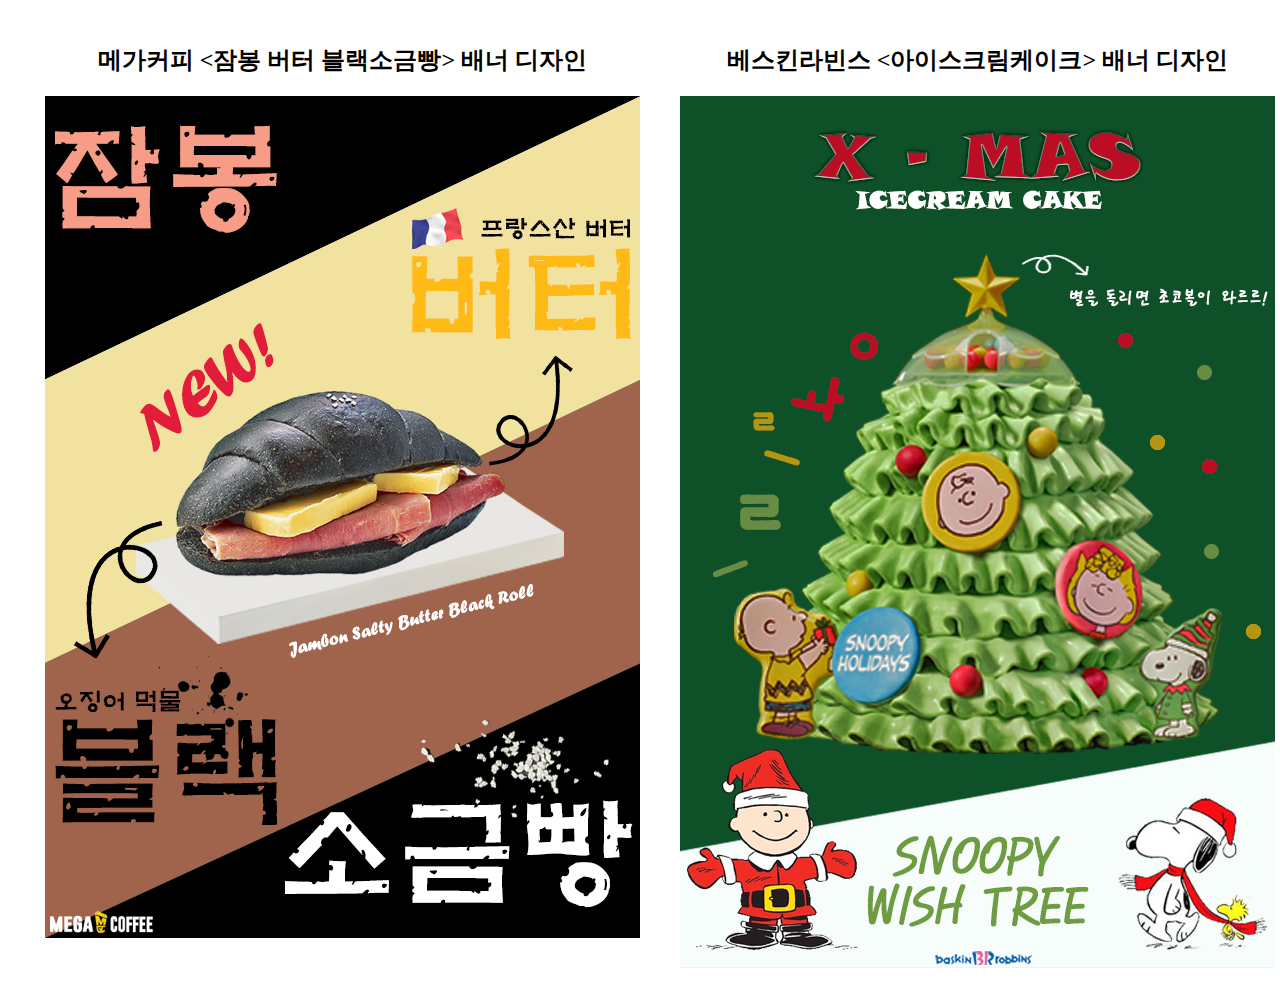
<file: works/design/banner_design/banner_design.html>
<!DOCTYPE html>
<html lang="ko">
<head>
    <meta charset="UTF-8">
    <meta http-equiv="X-UA-Compatible" content="IE=edge">
    <meta name="viewport" content="width=device-width, initial-scale=1.0">
    <title>배너 디자인</title>
</head>
<style>
    * {
        list-style: none;
    }

    div {
        display: flex;
        text-align: center;
        justify-content: center;
    }
</style>
<body>
    <div>
        <ul>
            <h2>메가커피 <잠봉 버터 블랙소금빵> 배너 디자인</h2>
            <li><img src="./img/메가커피배너디자인.png" alt="메가커피배너디자인"></li>            
        </ul>

        <ul>
            <h2>베스킨라빈스 <아이스크림케이크> 배너 디자인</h2>
            <li><img src="./img/배스킨배너디자인.png" alt="베스킨배너디자인"></li>            
        </ul>


        
    </div>
</body>
</html>
</file>
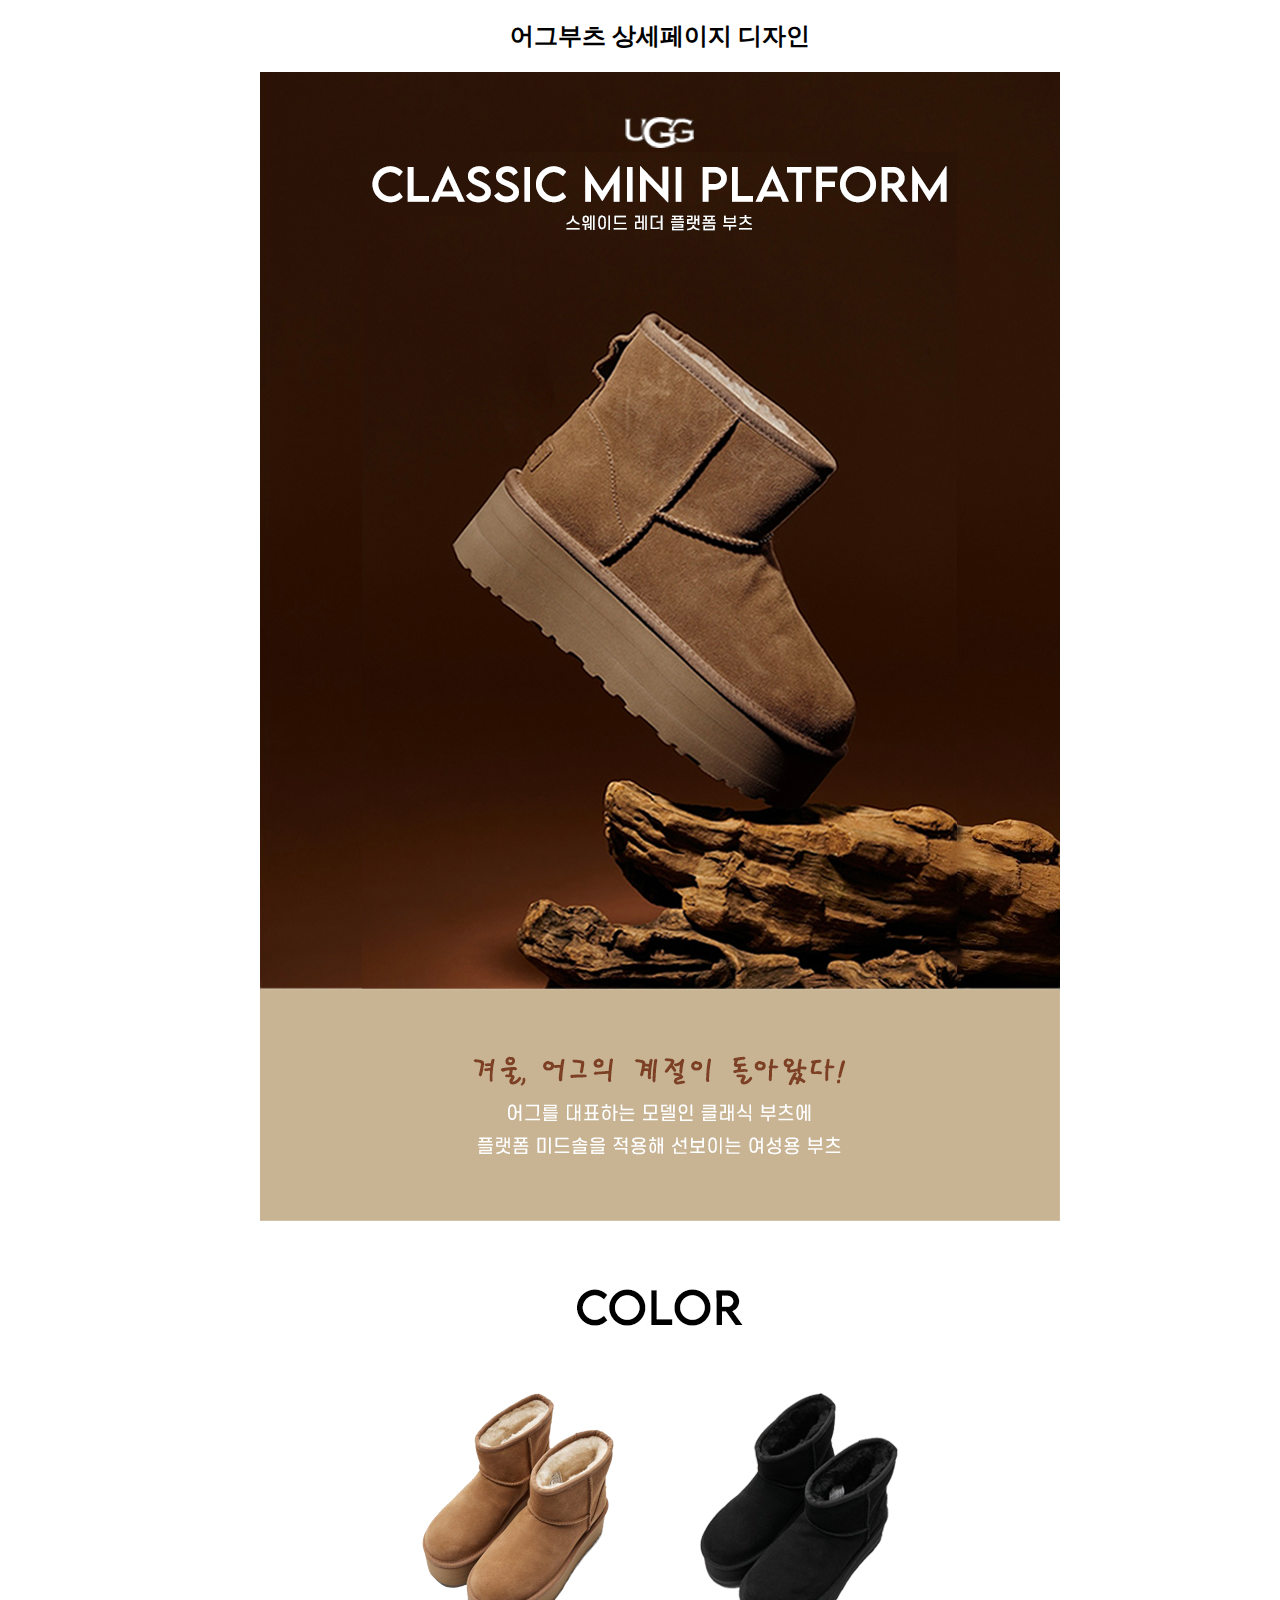
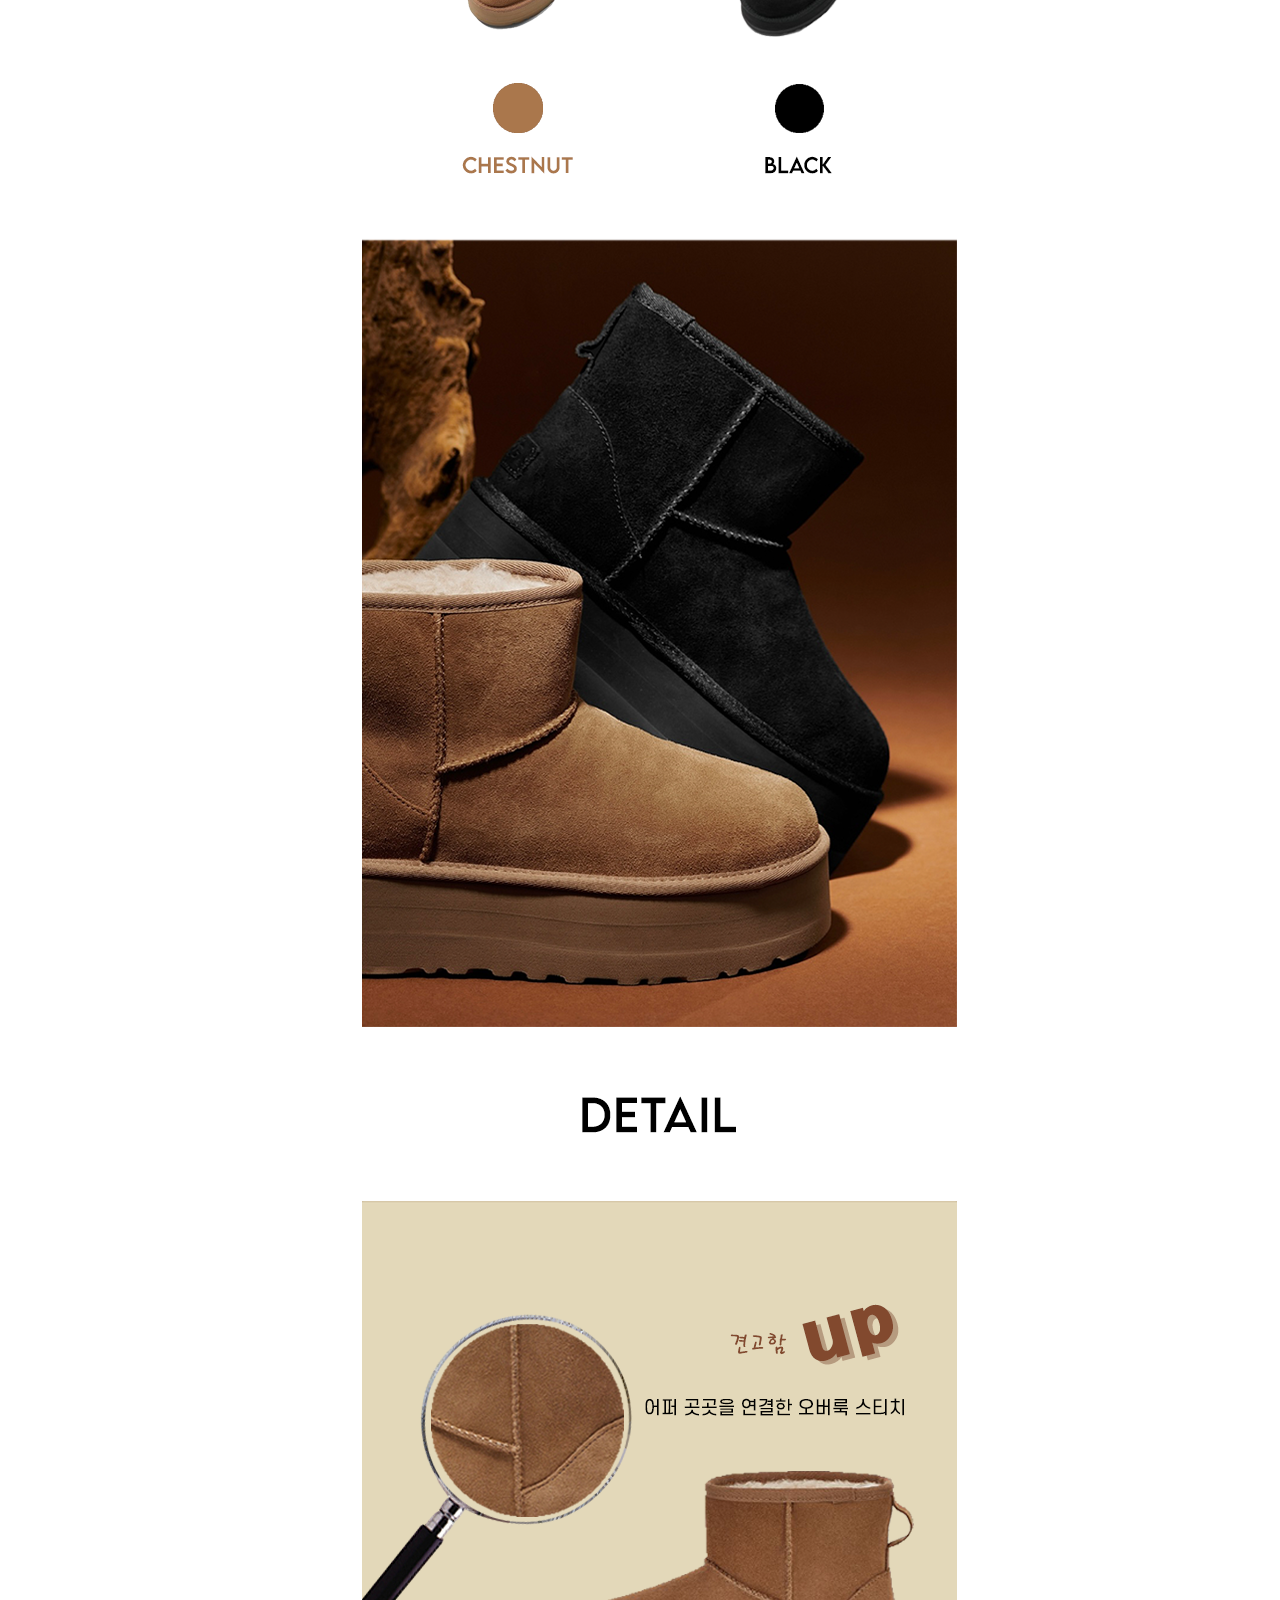
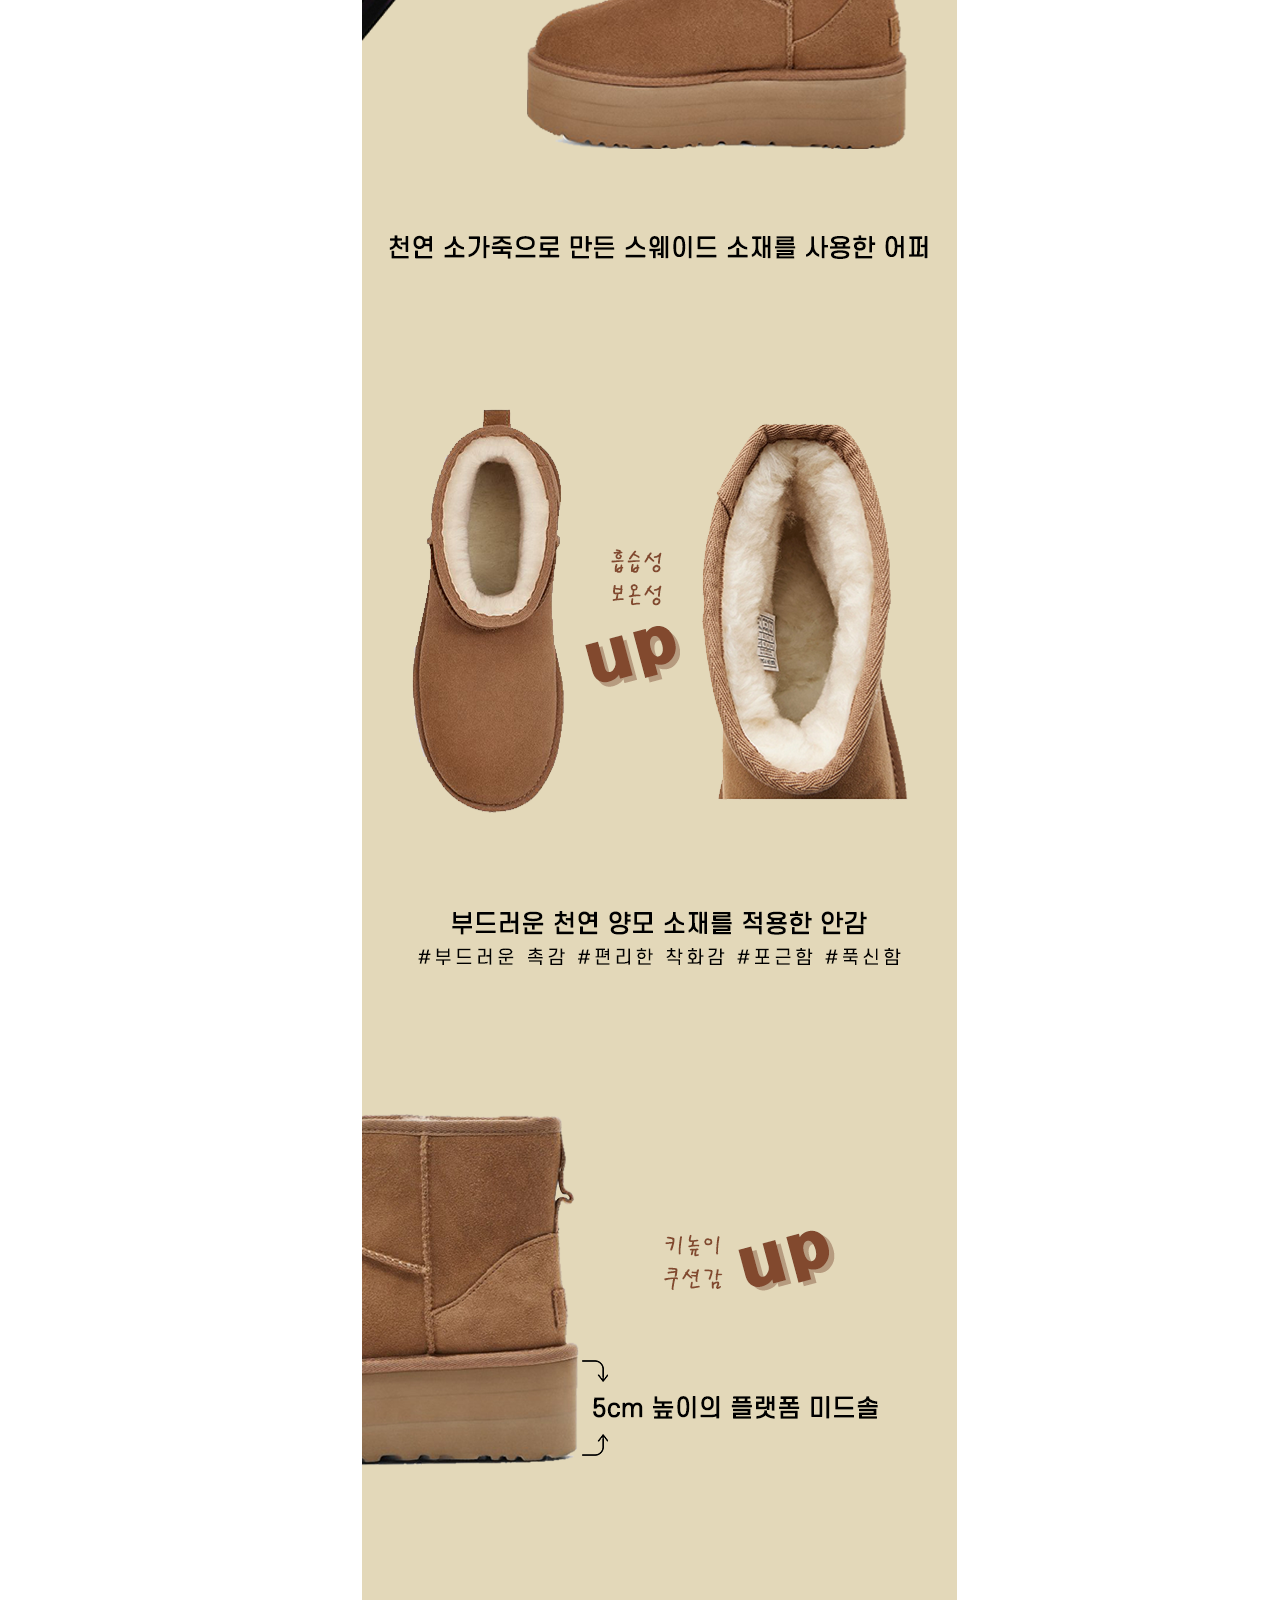
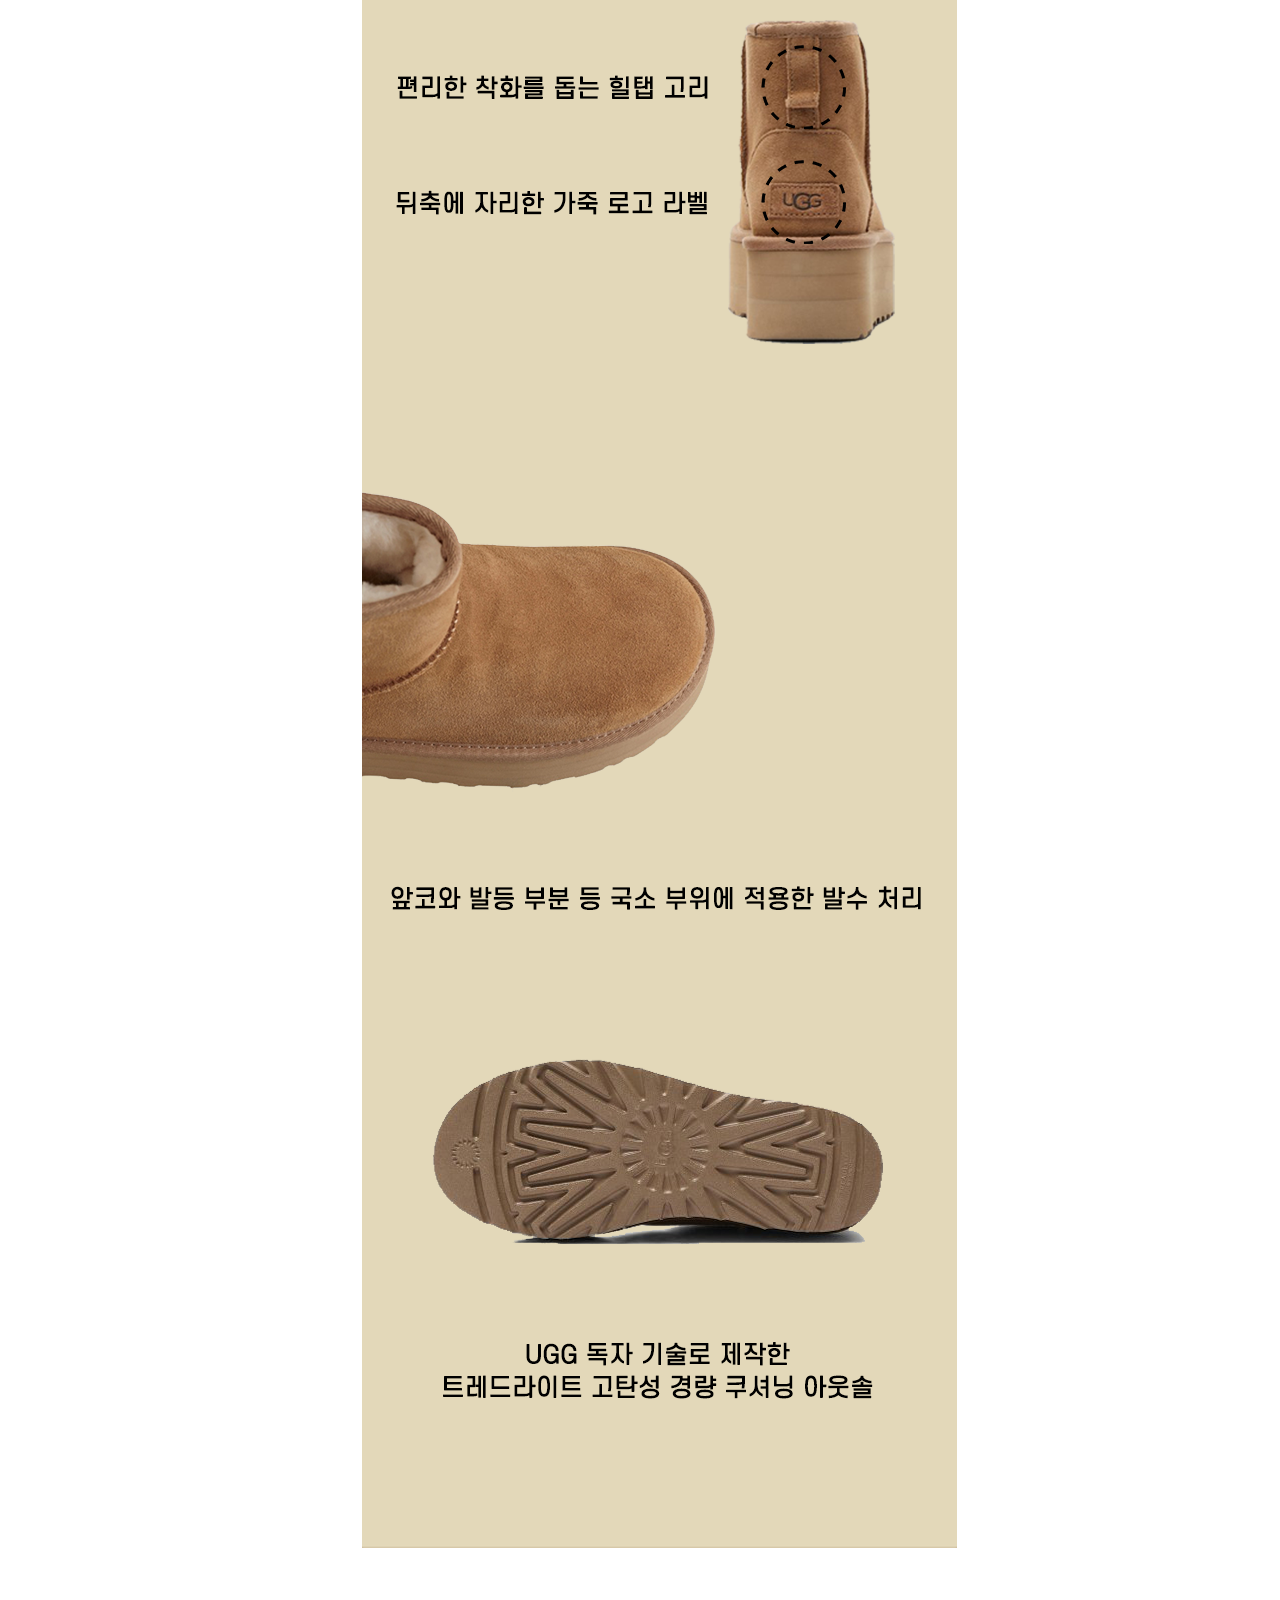
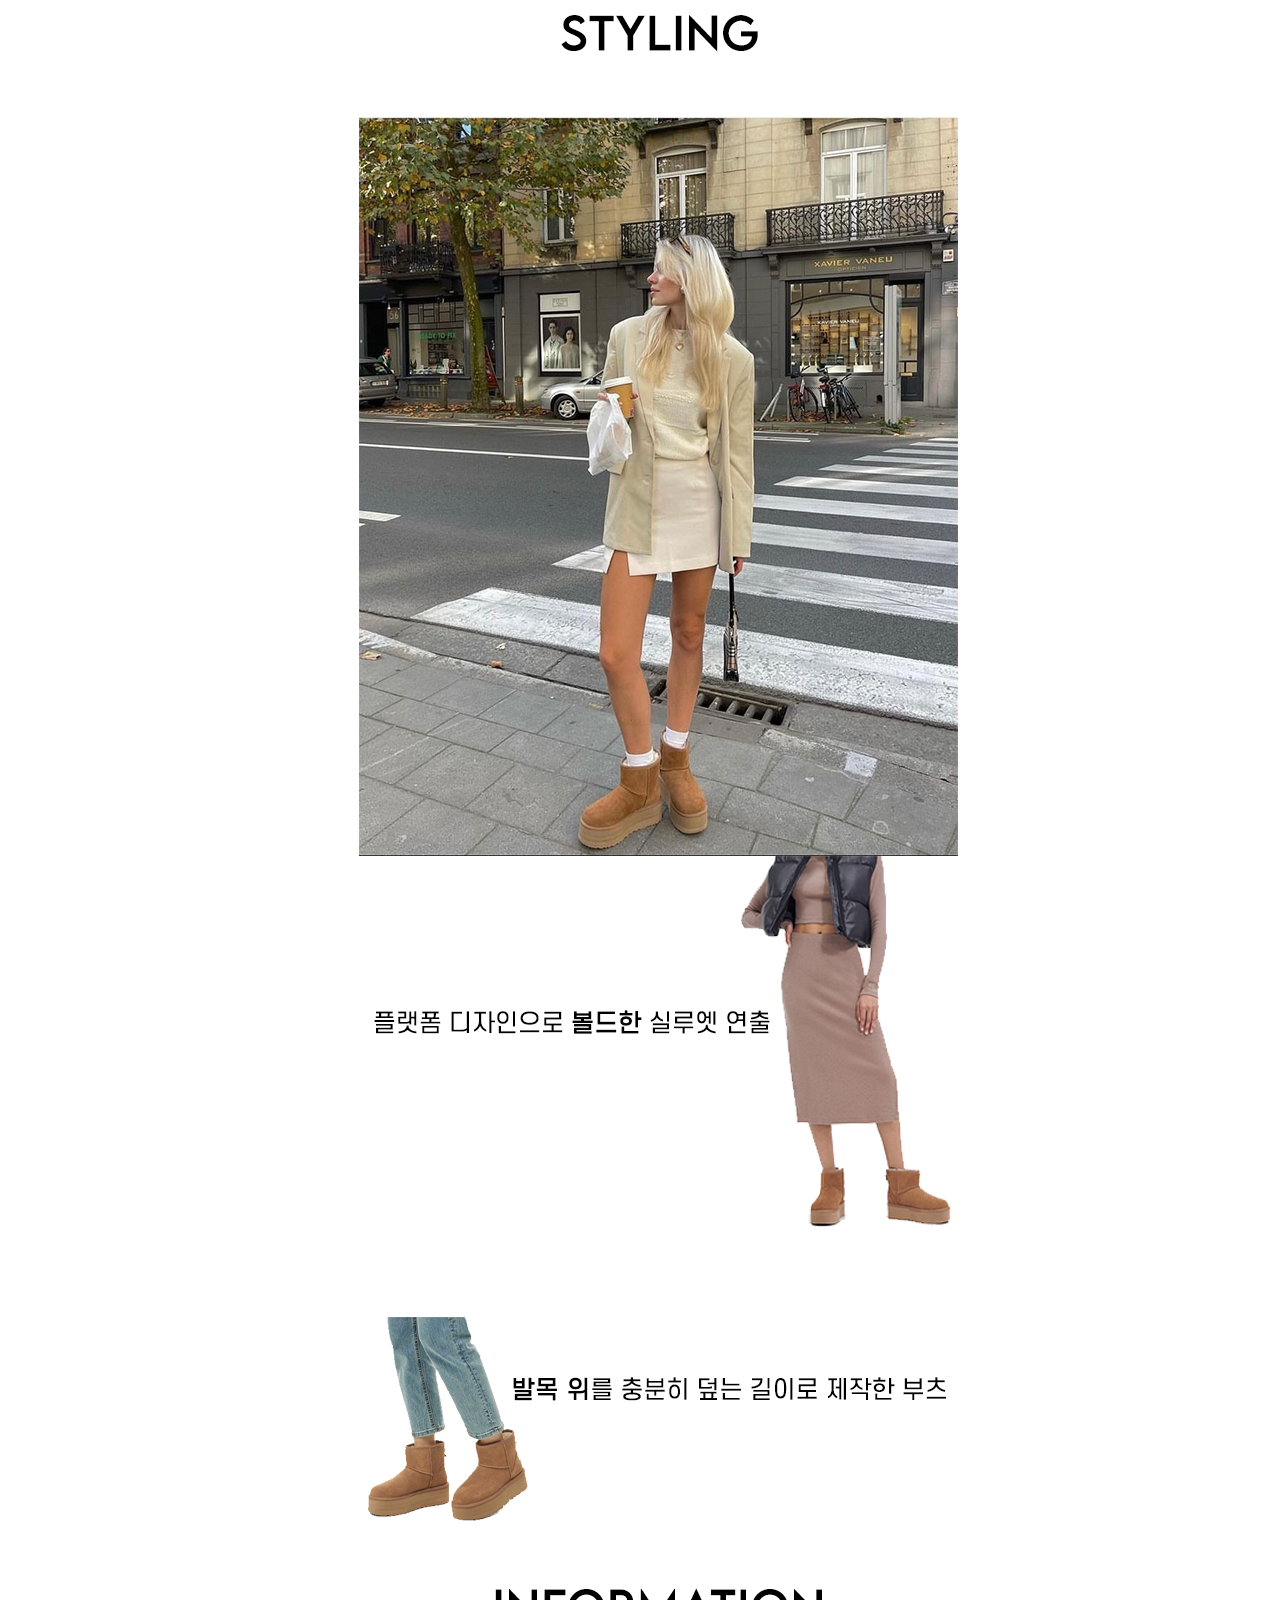
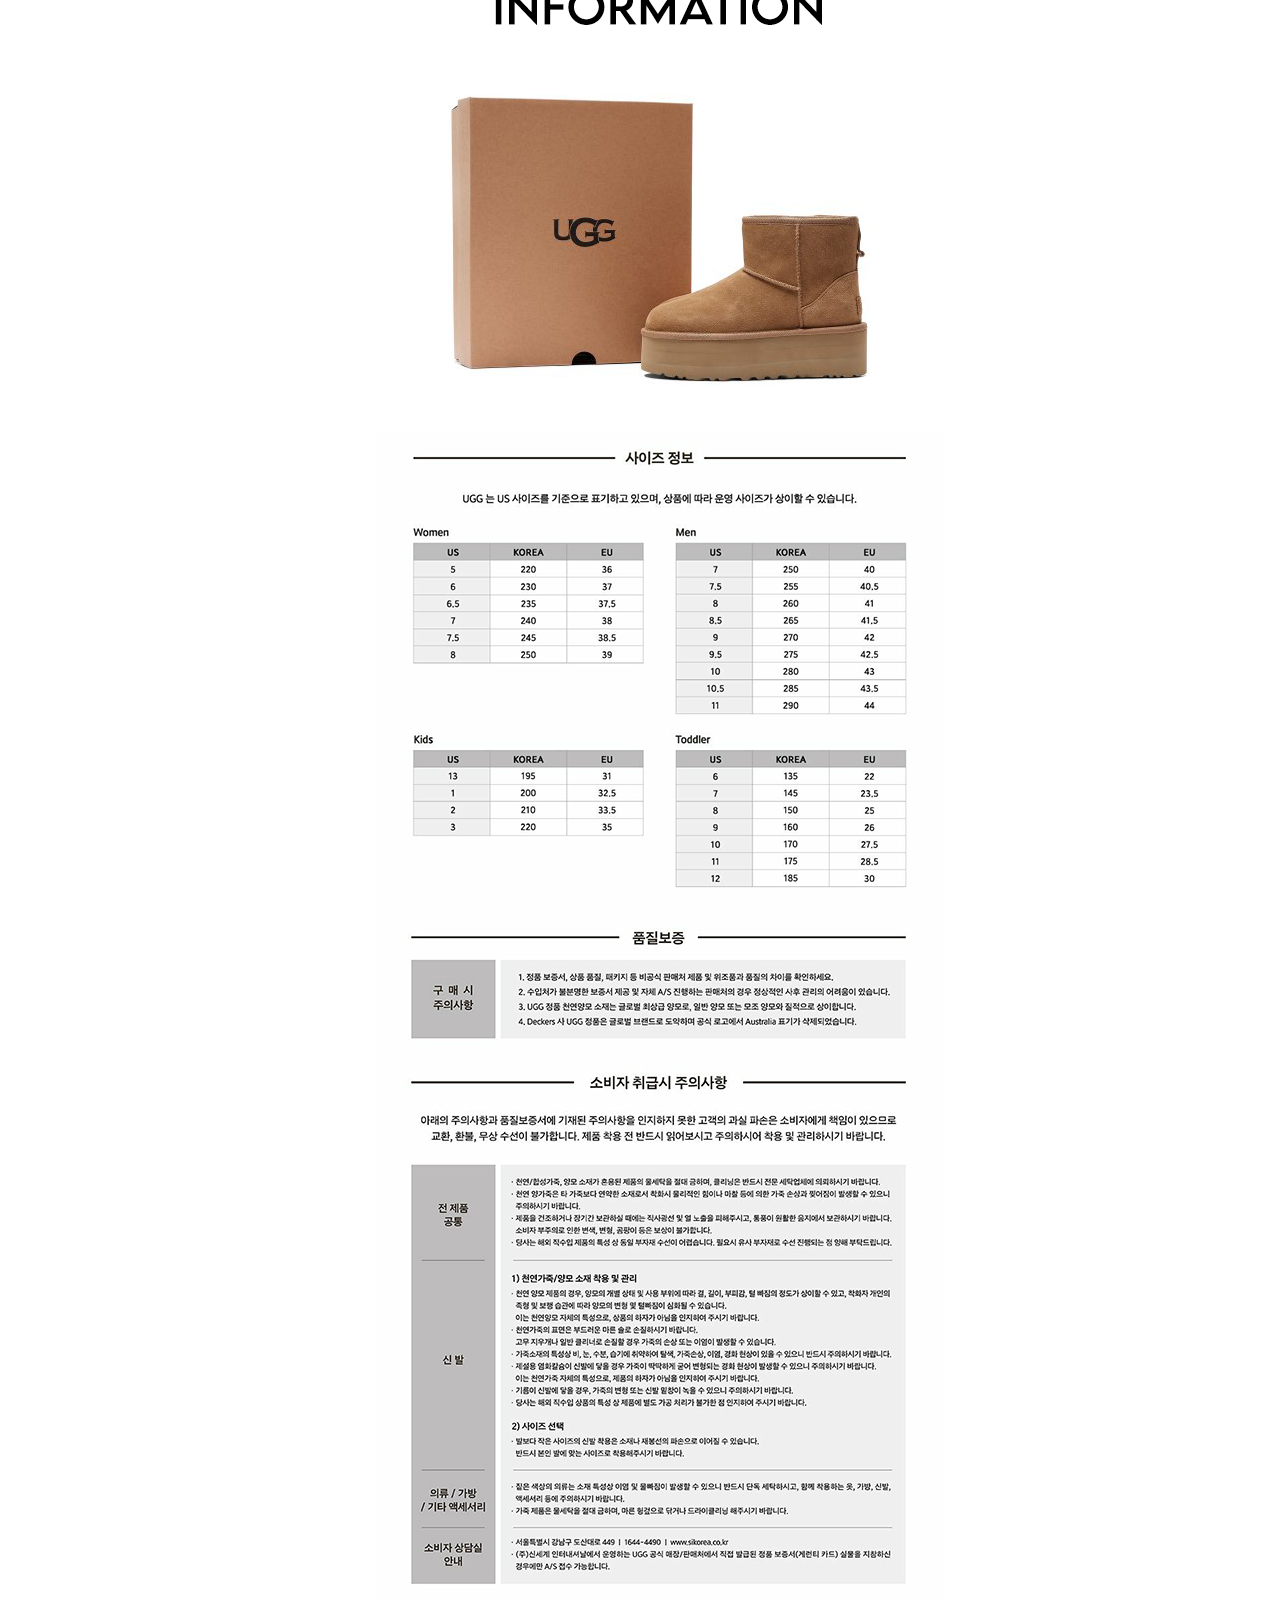
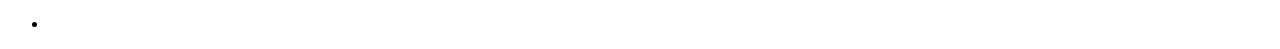
<file: works/design/detail_design/detail_design.html>
<!DOCTYPE html>
<html lang="ko">
<head>
    <meta charset="UTF-8">
    <meta http-equiv="X-UA-Compatible" content="IE=edge">
    <meta name="viewport" content="width=device-width, initial-scale=1.0">
    <title>상세페이지 디자인</title>
</head>
<style>
    div {
        list-style: none;
        text-align: center;
    }
</style>
<body>
    <div>
        <ul>
            <h2>어그부츠 상세페이지 디자인</h2>
            <li><img src="./img/어그부츠상세페이지디자인.png" alt="어그부츠상세페이지디자인"></li>
        </ul>
        
    </div>    
</body>
</html>
</file>
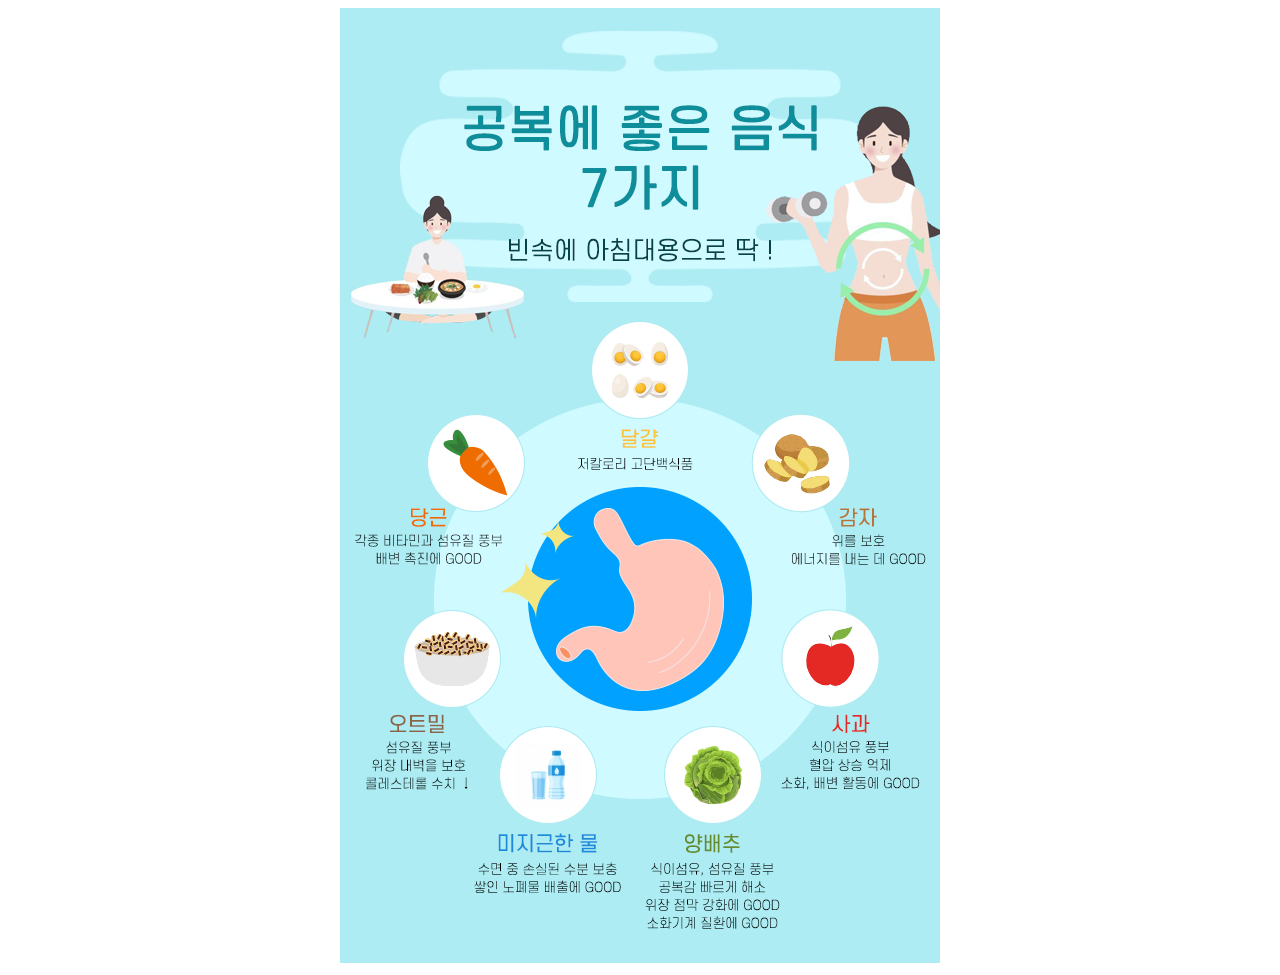
<file: works/design/infographics/infographics.html>
<!DOCTYPE html>
<html lang="ko">
<head>
    <meta charset="UTF-8">
    <meta http-equiv="X-UA-Compatible" content="IE=edge">
    <meta name="viewport" content="width=device-width, initial-scale=1.0">
    <title>인포그래픽</title>
</head>
<style>
    div {
        text-align: center;
    }
</style>
<body>
    <div>
        <img src="./img/인포그래픽.png" alt="인포그래픽">
    </div>
</body>
</html>
</file>
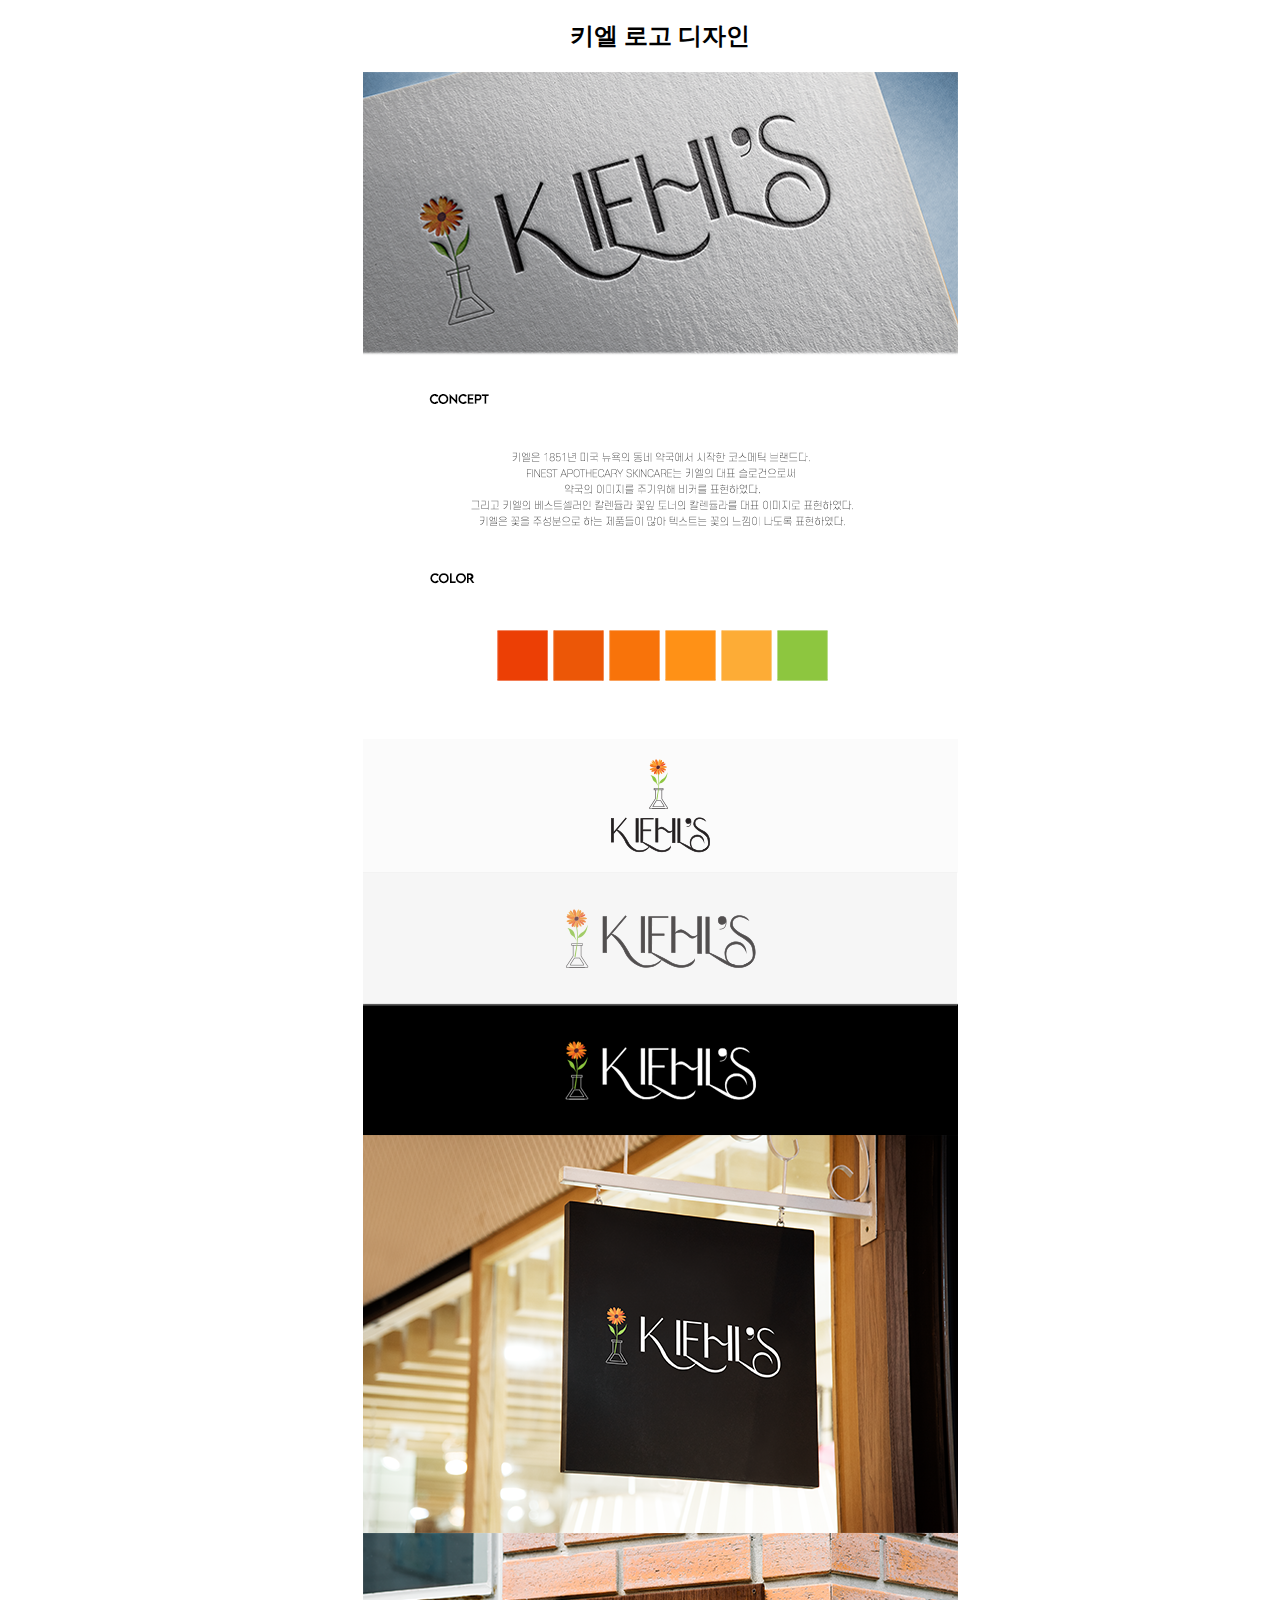
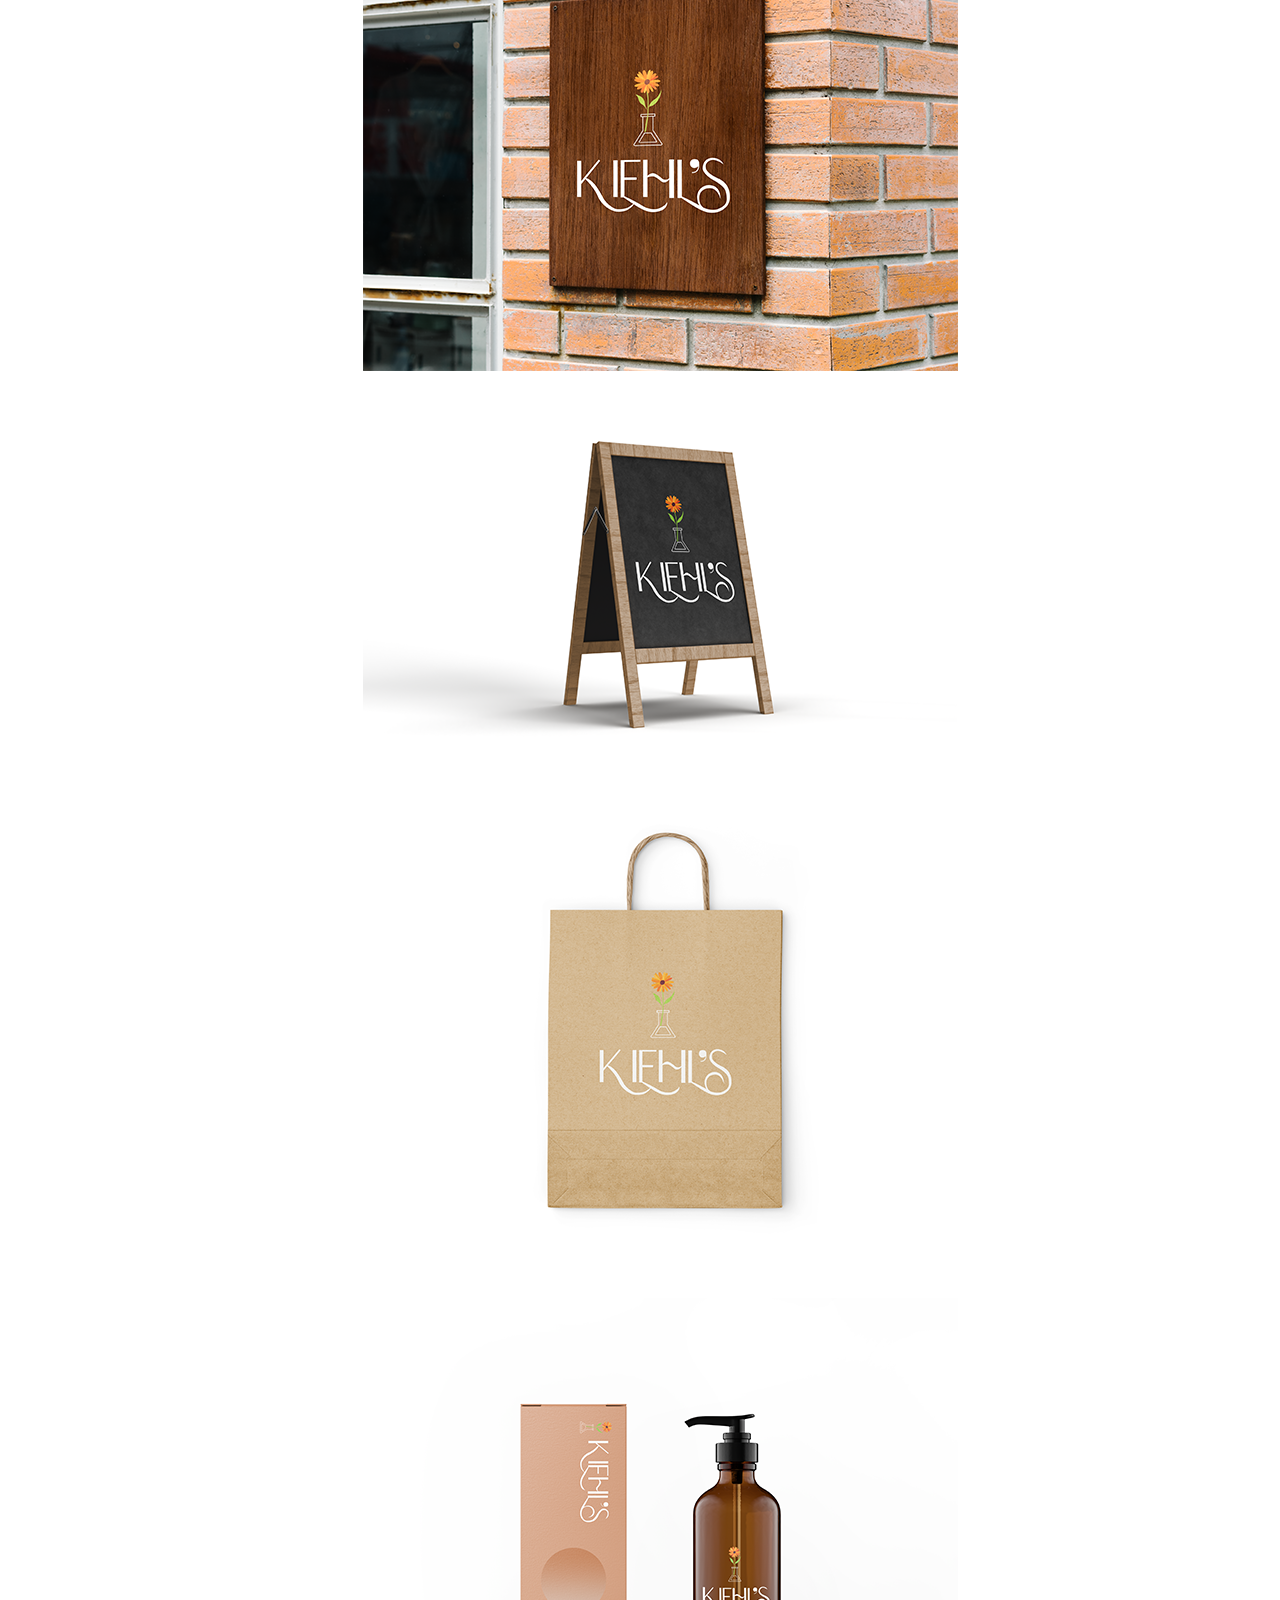
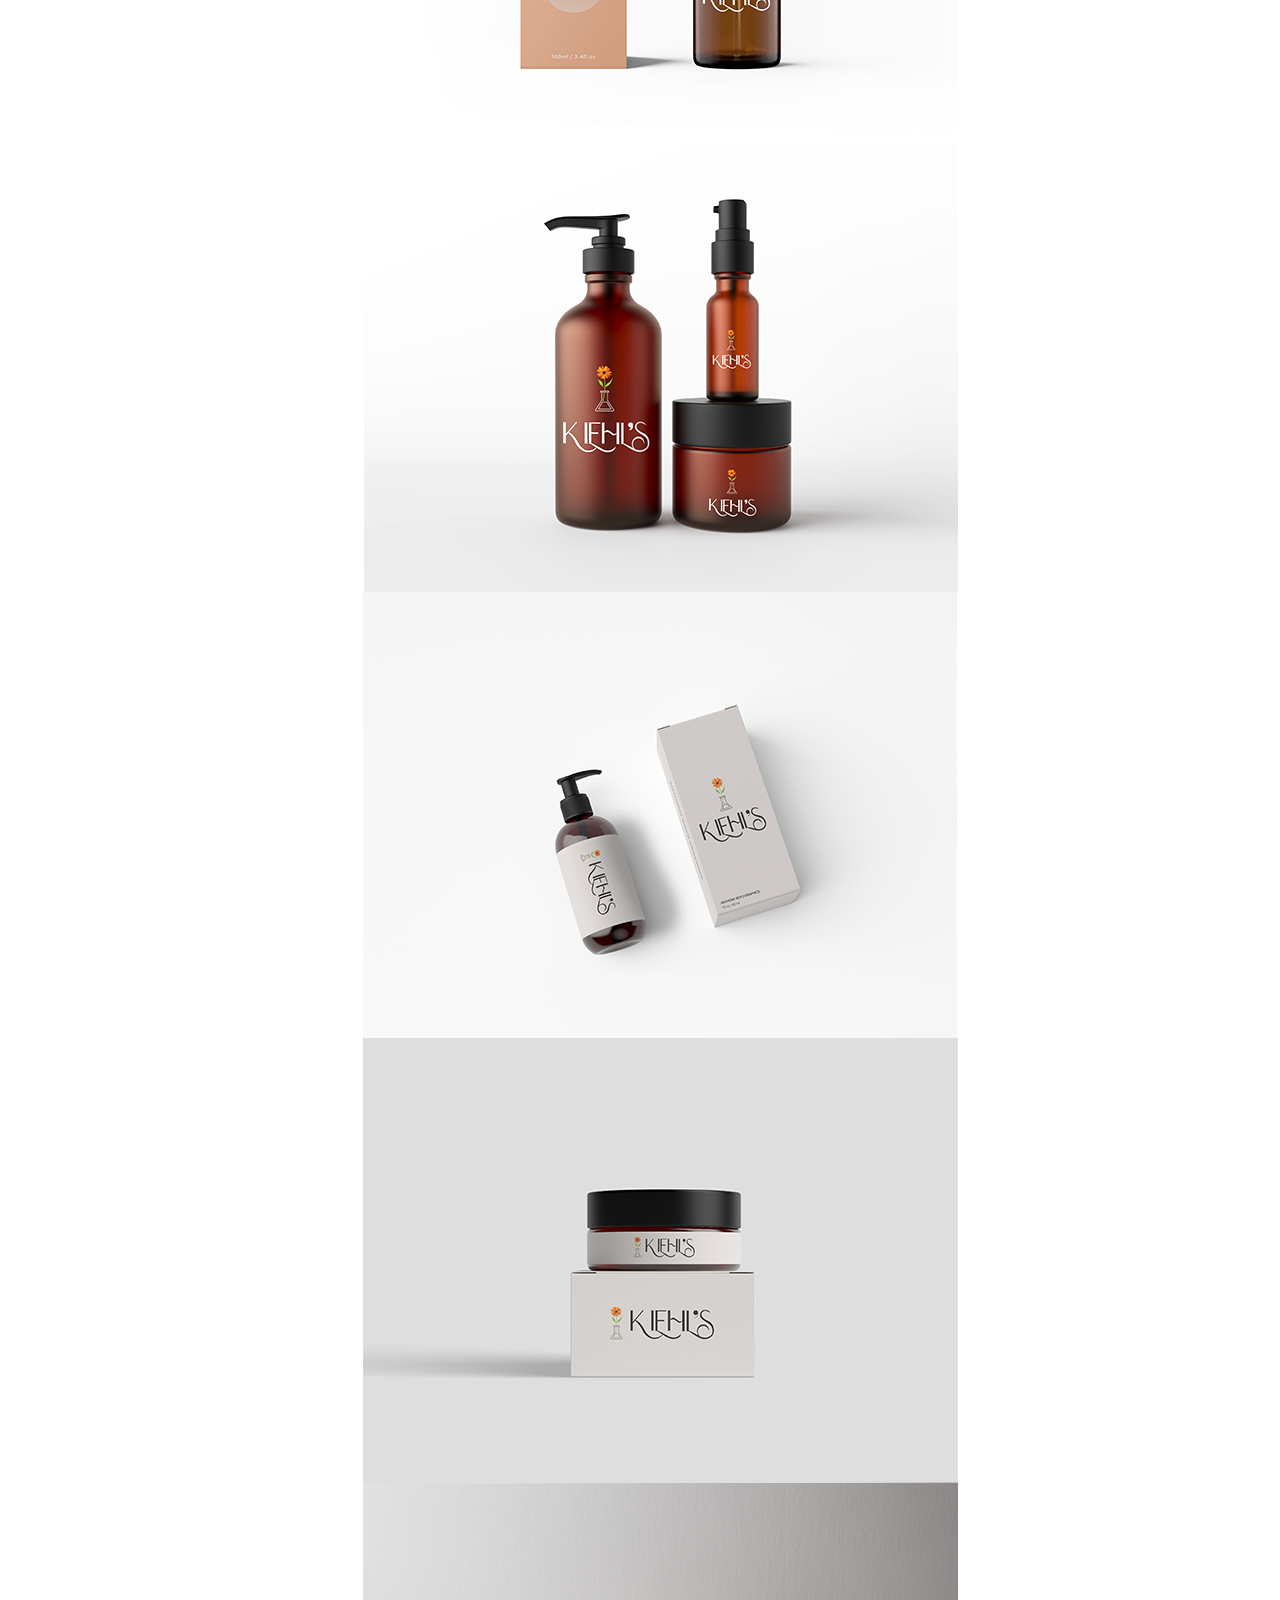
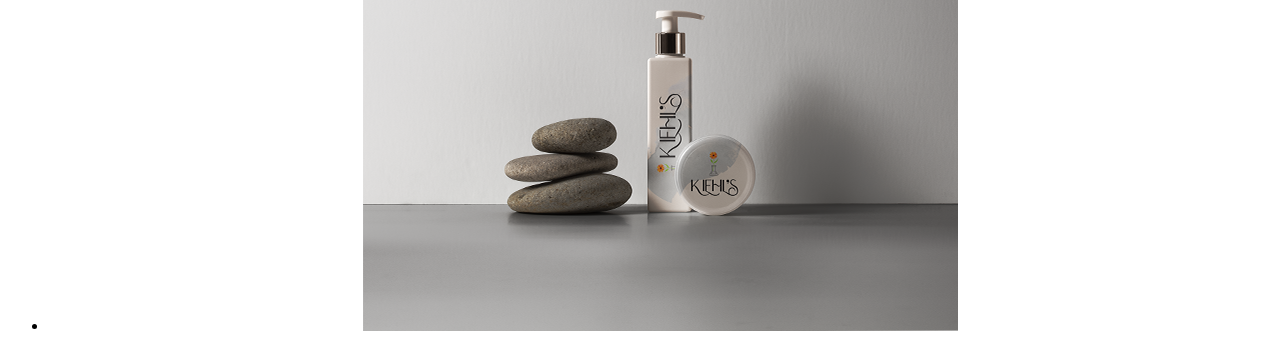
<file: works/design/logo_design/logo_design.html>
<!DOCTYPE html>
<html lang="ko">
<head>
    <meta charset="UTF-8">
    <meta http-equiv="X-UA-Compatible" content="IE=edge">
    <meta name="viewport" content="width=device-width, initial-scale=1.0">
    <title>로고 디자인</title>
</head>
<style>
    div {
        list-style: none;
        text-align: center;
        justify-content: center;
        align-items: center;
    }
</style>
<body>
    <div>
        <ul>
            <h2>키엘 로고 디자인</h2>
            <li><img src="./img/키엘로고디자인.png" alt="키엘로고디자인"></li>
            
        </ul>
    </div>
</body>
</html>
</file>
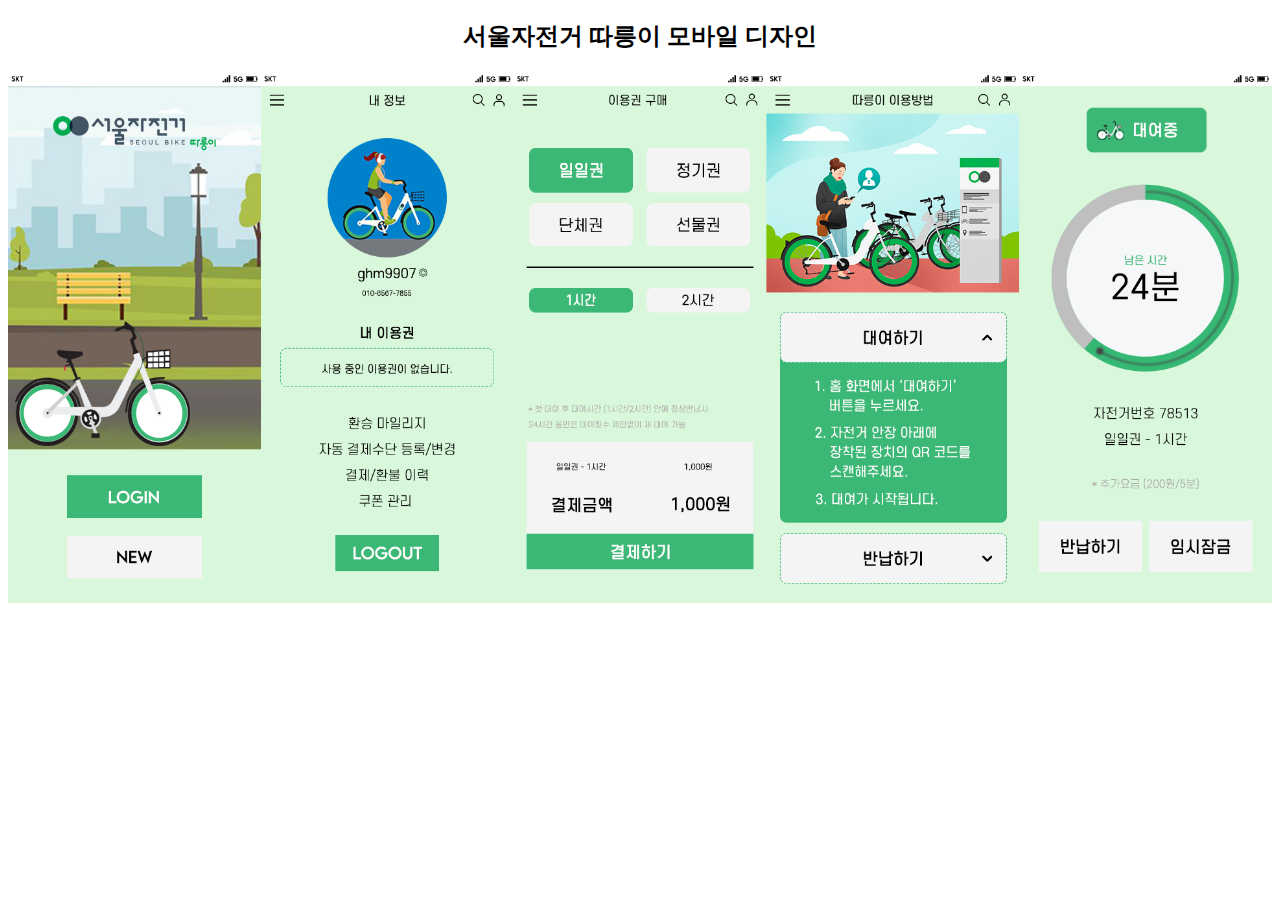
<file: works/design/mobile_design/mobile_design.html>
<!DOCTYPE html>
<html lang="ko">
<head>
    <meta charset="UTF-8">
    <meta http-equiv="X-UA-Compatible" content="IE=edge">
    <meta name="viewport" content="width=device-width, initial-scale=1.0">
    <title>모바일 디자인</title>
</head>
<style>
    * {
        list-style: none;
        padding: 0;
    }

    div {
        text-align: center;
    }

    img {
        width: 100%;
    }
</style>
<body>
    <div>
        <ul>
            <h2>서울자전거 따릉이 모바일 디자인</h2>
            <li><img src="./img/따릉이모바일디자인.png" alt="따릉이모바일디자인"></li>
        </ul>        
    </div>
</body>
</html>
</file>
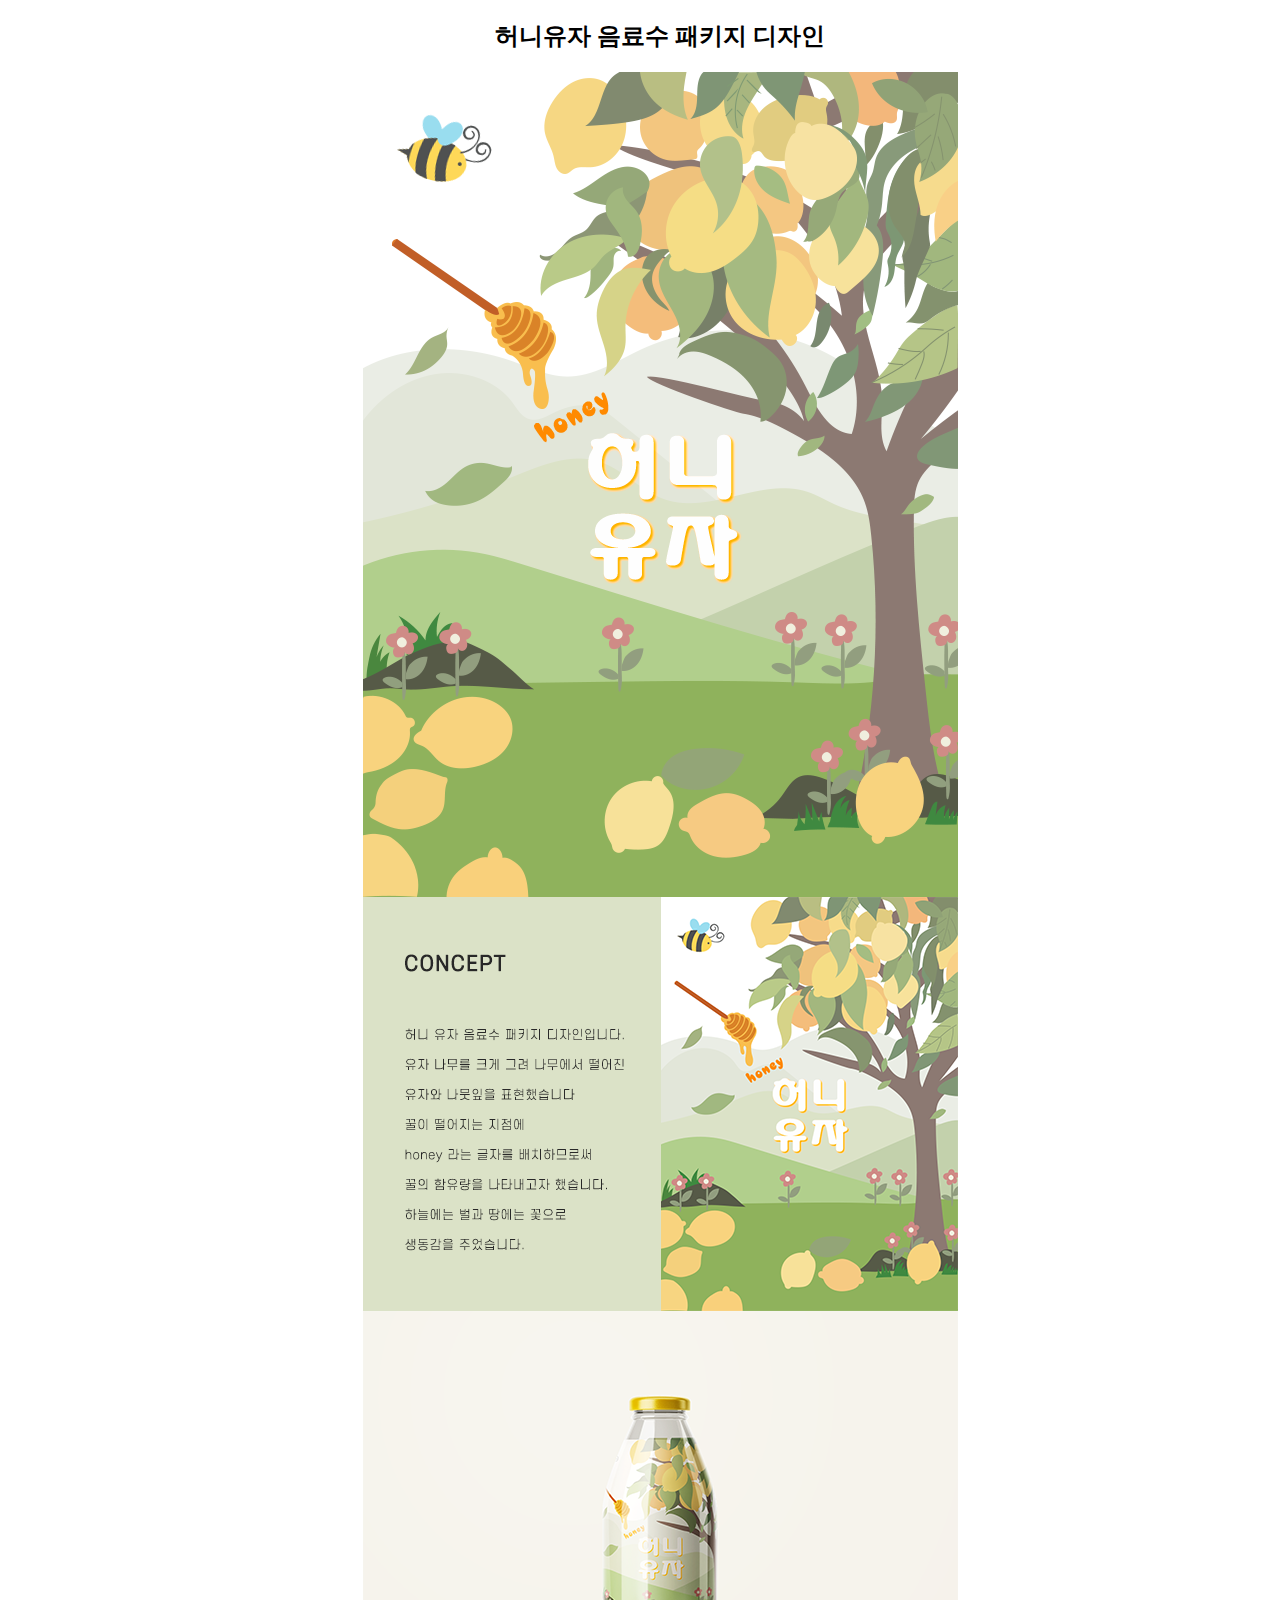
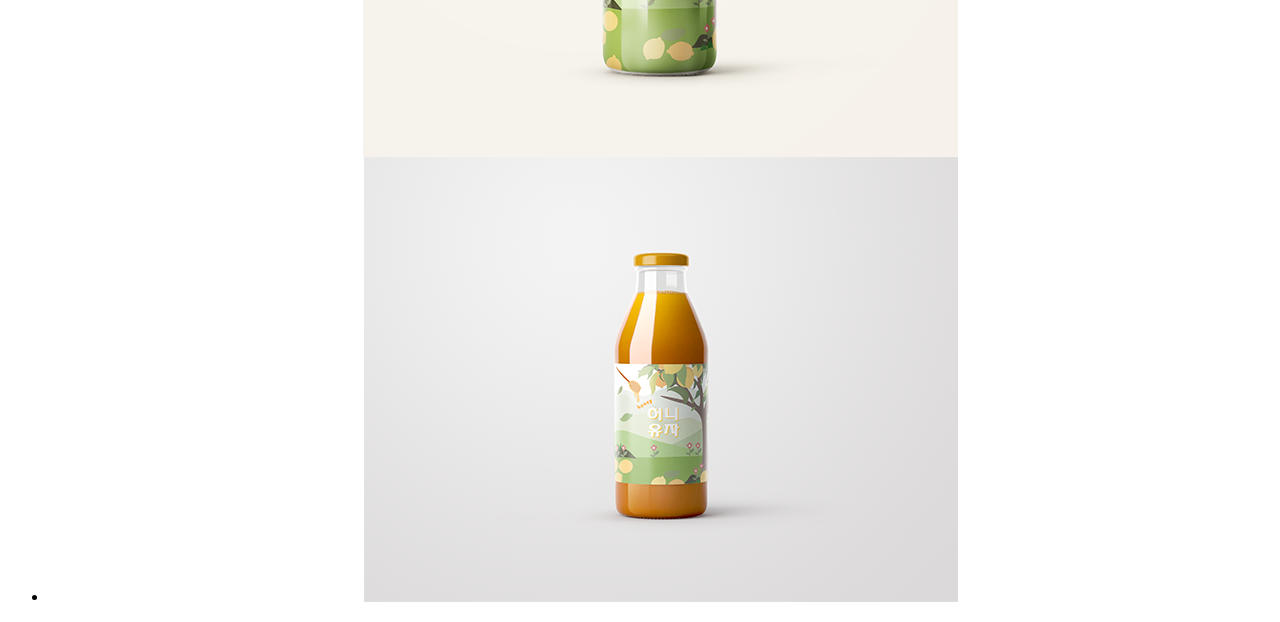
<file: works/design/package_design/package_design.html>
<!DOCTYPE html>
<html lang="ko">
<head>
    <meta charset="UTF-8">
    <meta http-equiv="X-UA-Compatible" content="IE=edge">
    <meta name="viewport" content="width=device-width, initial-scale=1.0">
    <title>패키지 디자인</title>
</head>
<style>
    div {
        list-style: none;
        text-align: center;
    }    
</style>
<body>
    <div>
        <ul>
            <h2>허니유자 음료수 패키지 디자인</h2>
            <li><img src="./img/허니유자패키지디자인.png" alt="허니유자패키지디자인"></li>
        </ul>        
    </div>
</body>
</html>
</file>
<file: css/index.css>
html {
  overflow: overlay;
}
html::-webkit-scrollbar {
  width: 6px;
}
html::-webkit-scrollbar-thumb {
  background-image: linear-gradient(to bottom, #f8c7d5 0%, #9995ef 100%);
  border-radius: 5px;
}
html::-webkit-scrollbar-track {
  border-radius: 8px;
}

* {
  margin: 0;
  padding: 0;
  box-sizing: border-box;
}

body {
  font-weight: 200;
  font-size: 1.125em;
}

.wrapper {
  width: 100%;
  background-color: pink;
  color: white;
}

.container {
  width: 89.7435897436%;
  position: relative;
  max-width: 1380px;
  margin: 0 auto;
}
@media screen and (min-width: 1400px) {
  .container {
    width: 100%;
  }
}

a {
  color: #333333;
  text-decoration: none;
  font-weight: 100;
  font-size: 1em;
}

h1 {
  font-size: 7.5em;
  font-weight: 200;
}

h2 {
  font-size: 5em;
  font-weight: 200;
}

h3 {
  font-size: 3em;
  font-weight: 200;
}

h4 {
  font-weight: 200;
}

h5 {
  font-weight: 200;
}

ul,
ol,
li {
  list-style: none;
}

header .header_logo {
  position: relative;
}
header .header_logo img {
  position: absolute;
  width: 23px;
  margin-top: 10px;
  margin-left: 10px;
}
@media screen and (min-width: 1400px) {
  header .header_logo img {
    width: 50px;
    margin-top: 15px;
    margin-left: 15px;
  }
}
header section div.main0 {
  height: 100vh;
}
header section div.main0 .bg_img {
  position: absolute;
  top: 0;
  left: 0;
  height: 100vh;
  width: 100%;
  z-index: -1;
  overflow: hidden;
}
header section div.main0 .bg_img__content {
  height: 100%;
  width: 100%;
  object-fit: cover;
}
header section div.main0 .bg_img img {
  width: 100vw;
  height: 100vh;
}
header section div.main0 .main0_contents {
  animation: flicker 2.8s infinite alternate;
  color: #fff;
  position: absolute;
  text-align: center;
  width: 100%;
  top: 40%;
  left: 50%;
  transform: translate(-50%, -50%);
}
@keyframes flicker {
  0%, 18%, 22%, 25%, 53%, 57%, 100% {
    text-shadow: 0 0 4px #fff, 0 0 11px #fff, 0 0 19px #fff, 0 0 40px #9b19ce, 0 0 80px #9b19ce, 0 0 90px #9b19ce, 0 0 100px #9b19ce, 0 0 150px #9b19ce;
  }
  20%, 24%, 55% {
    text-shadow: none;
  }
}
@media screen and (min-width: 1400px) {
  header section div.main0 .main0_contents {
    top: 45%;
  }
}
header section div.main0 .main0_contents h2 {
  text-transform: uppercase;
  font-size: calc(1.5em + 3vw);
  font-family: "LEMON MILK Light";
  color: white;
  margin-bottom: calc(0.3em + 0.5vw);
}
@media screen and (min-width: 1400px) {
  header section div.main0 .main0_contents h2 {
    letter-spacing: 2px;
    font-size: 4em;
    margin-bottom: 40px;
  }
}
header section div.main0 .main0_contents img {
  width: 70%;
  margin-top: 40px;
}
@media screen and (min-width: 1400px) {
  header section div.main0 .main0_contents img {
    width: 20%;
    margin-top: 0;
  }
}
header section div.main0 .mouse {
  position: absolute;
  left: 50%;
  bottom: 20px;
}
@keyframes move {
  from {
    bottom: 30px;
  }
  75% {
    bottom: 60px;
  }
  to {
    bottom: 60px;
  }
}
@keyframes move_pc {
  from {
    bottom: 60px;
  }
  75% {
    bottom: 30px;
  }
  to {
    bottom: 30px;
  }
}
header section div.main0 .mouse img {
  position: absolute;
  animation: move 1s infinite alternate;
  transform: translateX(-50%);
}
@media screen and (min-width: 1400px) {
  header section div.main0 .mouse img {
    width: 70%;
  }
}
header section div.main0 .mouse p {
  transform: translateX(-50%);
  font-family: "LEMON MILK Light";
  font-size: 25px;
  font-weight: 600;
  letter-spacing: 2px;
  color: white;
}

main .background {
  display: none;
}
@media screen and (min-width: 1400px) {
  main .background {
    display: flex;
    width: 100%;
    position: absolute;
    transform: translateY(-4.4%);
  }
}
main .background .bluewave-pc {
  width: 100%;
  display: block;
  position: absolute;
}
main .about h2 {
  font-family: "LEMON MILK Light";
  font-size: calc(1.5em + 3vw);
  font-weight: 600;
  text-align: center;
  letter-spacing: 2px;
  margin-top: 100px;
  margin-bottom: 100px;
}
@media screen and (min-width: 1400px) {
  main .about .id-flexbox {
    display: flex;
    width: 60%;
    margin: auto;
  }
}
main .about .id-pic {
  display: block;
  width: 100%;
  border: 2px black solid;
  border-bottom: 0;
}
@media screen and (min-width: 1400px) {
  main .about .id-pic {
    width: 50%;
    border-bottom: 2px black solid;
    border-right: 0;
  }
}
main .about .id-pic img {
  width: 100%;
}
@media screen and (min-width: 1400px) {
  main .about .id-pic img {
    width: 50%;
  }
}
main .about .profile {
  border: 2px black solid;
  width: 100%;
  padding: 10px;
}
@media screen and (min-width: 1400px) {
  main .about .profile {
    width: 50%;
  }
}
main .about .profile h3 {
  font-family: "LEMON MILK Light";
  font-size: calc(1em + 2vw);
  font-weight: 550;
}
main .about .profile-flexbox {
  margin-top: 20px;
  display: flex;
  justify-content: space-between;
}
@media screen and (min-width: 1400px) {
  main .about .profile-flexbox {
    margin-top: 50px;
    line-height: 50px;
  }
}
main .about .profile-flexbox ul {
  font-size: calc(0.7em + 0.5vw);
}
main .about .profile-flexbox ul:first-child li {
  font-family: "SCoreDream";
  font-weight: 600;
}
main .about .profile-flexbox ul:last-child li {
  font-family: "SCoreDream";
}
main .about .edu-flexbox {
  margin-top: 10px;
}
@media screen and (min-width: 1400px) {
  main .about .edu-flexbox {
    display: flex;
    width: 60%;
    margin: auto;
    margin-top: 10px;
  }
}
main .about .mobile-edu-cd {
  width: 100%;
}
@media screen and (min-width: 1400px) {
  main .about .mobile-edu-cd {
    display: none;
  }
}
main .about .edu-cd {
  display: none;
}
@media screen and (min-width: 1400px) {
  main .about .edu-cd {
    display: block;
    width: 50%;
    height: 416px;
    background-image: url("../img/about-cd11111.png");
    background-repeat: no-repeat;
    background-size: contain;
    background-position: right;
  }
}
main .about .edu-cd p {
  font-family: "SCoreDream";
  letter-spacing: 2px;
  text-align: right;
  margin-top: 30px;
  margin-right: 10px;
}
main .about .edu-cd p {
  opacity: 0;
  transition: all 0.3s ease;
}
main .about .edu-cd:hover p {
  opacity: 1;
  transition: all 0.3s ease;
}
main .about .edu-cd:hover p:hover {
  transition: all 0.3s ease;
}
main .about .education {
  display: block;
  border: 2px black solid;
  padding: 10px;
}
@media screen and (min-width: 1400px) {
  main .about .education {
    width: 50%;
    height: 416px;
  }
}
main .about .education h3 {
  font-family: "LEMON MILK Light";
  font-size: calc(1em + 2vw);
  font-weight: 550;
  margin-bottom: 20px;
}
@media screen and (min-width: 1400px) {
  main .about .education h3 {
    margin-bottom: 50px;
  }
}
main .about .education .edu-text {
  font-size: calc(0.7em + 0.5vw);
}
main .about .education p {
  font-family: "SCoreDream";
}
@media screen and (min-width: 1400px) {
  main .about .education p {
    line-height: 30px;
  }
}
main .about .education .date {
  font-weight: 600;
}
main .skill .skill-cd {
  display: none;
}
@media screen and (min-width: 1400px) {
  main .skill .skill-cd {
    display: block;
    position: absolute;
    top: 2000px;
    left: 50px;
  }
}
main .skill .skill-cd img {
  width: 80%;
}
main .skill h2 {
  font-family: "LEMON MILK Light";
  font-size: calc(1.5em + 3vw);
  font-weight: 600;
  text-align: center;
  letter-spacing: 2px;
  margin-top: 100px;
  margin-bottom: 100px;
}
main .skill p {
  font-family: "SCoreDream";
  font-size: calc(1em + 1vw);
  text-align: center;
}
main .skill .ps-ai-flexbox,
main .skill .html-css-flexbox,
main .skill .java-sass-flexbox,
main .skill .jquery-git-flexbox {
  display: flex;
  justify-content: space-between;
  text-align: center;
  align-items: center;
}
@media screen and (min-width: 1400px) {
  main .skill .ps-ai-flexbox,
  main .skill .html-css-flexbox,
  main .skill .java-sass-flexbox,
  main .skill .jquery-git-flexbox {
    justify-content: right;
  }
}
@media screen and (min-width: 1400px) {
  main .skill .ps-ai-flexbox img,
  main .skill .java-sass-flexbox img {
    padding: 20px;
  }
}
@media screen and (min-width: 1400px) {
  main .skill .html-css-flexbox,
  main .skill .jquery-git-flexbox {
    display: none;
  }
}
main .skill .pc-version {
  display: none;
}
@media screen and (min-width: 1400px) {
  main .skill .pc-version {
    display: block;
  }
}
main .skill .ps,
main .skill .ai,
main .skill .html,
main .skill .css,
main .skill .java,
main .skill .sass,
main .skill .jquery,
main .skill .git {
  position: relative;
  transition: opacity 0.2s;
}
main .skill .ps:hover .ps-cd,
main .skill .ai:hover .ai-cd,
main .skill .html:hover .html-cd,
main .skill .css:hover .css-cd,
main .skill .java:hover .java-cd,
main .skill .sass:hover .sass-cd,
main .skill .jquery:hover .jquery-cd,
main .skill .git:hover .git-cd {
  background-color: white;
  border-radius: 50%;
}
main .skill .ps-cd,
main .skill .ai-cd,
main .skill .html-cd,
main .skill .css-cd,
main .skill .java-cd,
main .skill .sass-cd,
main .skill .jquery-cd,
main .skill .git-cd {
  opacity: 1;
  overflow: hidden;
  transition: all 0.3s ease;
}
main .skill .ps-cd img,
main .skill .ai-cd img,
main .skill .html-cd img,
main .skill .css-cd img,
main .skill .java-cd img,
main .skill .sass-cd img,
main .skill .jquery-cd img,
main .skill .git-cd img {
  width: 100%;
}
main .skill .ps:hover img,
main .skill .ai:hover img,
main .skill .html:hover img,
main .skill .css:hover img,
main .skill .java:hover img,
main .skill .sass:hover img,
main .skill .jquery:hover img,
main .skill .git:hover img {
  opacity: 0.15;
  transition: all 0.3s ease;
}
main .skill .ps > span,
main .skill .ai > span,
main .skill .html > span,
main .skill .css > span,
main .skill .java > span,
main .skill .sass > span,
main .skill .jquery > span,
main .skill .git > span {
  color: #2c3691;
  font-size: 55px;
  font-family: "SCoreDream";
  font-weight: 500;
  position: absolute;
  transform: translate(-45%, -120%);
  opacity: 0;
  transition: all 0.3s ease;
}
@media screen and (min-width: 1400px) {
  main .skill .ps > span,
  main .skill .ai > span,
  main .skill .html > span,
  main .skill .css > span,
  main .skill .java > span,
  main .skill .sass > span,
  main .skill .jquery > span,
  main .skill .git > span {
    transform: translate(-45%, -130%);
    font-size: 60px;
  }
}
main .skill .ps > span > div,
main .skill .ai > span > div,
main .skill .html > span > div,
main .skill .css > span > div,
main .skill .java > span > div,
main .skill .sass > span > div,
main .skill .jquery > span > div,
main .skill .git > span > div {
  font-size: 12px;
}
@media screen and (min-width: 1400px) {
  main .skill .ps > span > div,
  main .skill .ai > span > div,
  main .skill .html > span > div,
  main .skill .css > span > div,
  main .skill .java > span > div,
  main .skill .sass > span > div,
  main .skill .jquery > span > div,
  main .skill .git > span > div {
    font-size: 15px;
  }
}
main .skill .ai > span {
  color: #f89b1f;
}
main .skill .html > span {
  color: #f16724;
}
main .skill .css > span {
  color: #42afe3;
}
main .skill .java > span {
  color: #fcd209;
}
main .skill .sass > span {
  color: #ed168f;
}
main .skill .jquery > span {
  color: #9bb5de;
}
main .skill .git > span {
  color: black;
}
main .skill .ps:hover span,
main .skill .ai:hover span,
main .skill .html:hover span,
main .skill .css:hover span,
main .skill .java:hover span,
main .skill .sass:hover span,
main .skill .jquery:hover span,
main .skill .git:hover span {
  opacity: 1;
  transition: all 0.3s ease;
}
main .skill .ps:hover span:hover,
main .skill .ai:hover span:hover,
main .skill .html:hover span:hover,
main .skill .css:hover span:hover,
main .skill .java:hover span:hover,
main .skill .sass:hover span:hover,
main .skill .jquery:hover span:hover,
main .skill .git:hover span:hover {
  transition: all 0.3s ease;
}
main .web .web-background {
  display: none;
}
@media screen and (min-width: 1400px) {
  main .web .web-background {
    display: block;
    width: 100%;
    position: absolute;
    text-align: center;
    transform: translateY(-35%);
    z-index: -1;
  }
}
main .web h2 {
  font-family: "LEMON MILK Light";
  font-size: calc(1.5em + 3vw);
  font-weight: 600;
  text-align: center;
  letter-spacing: 2px;
  margin-top: 100px;
  margin-bottom: 100px;
}
main .web .track01 {
  background: linear-gradient(to top left, #fdedf3, #fcf9e3);
}
main .web .track02 {
  background: linear-gradient(to top left, #fdedf3, #dbe4f4);
}
main .web .track03 {
  background: linear-gradient(to top left, #e8f4ed, #fdedf3);
}
main .web .track01,
main .web .track02,
main .web .track03 {
  height: 100vh;
  display: flex;
  justify-content: center;
  align-items: center;
  text-align: center;
}
main .web .track01 .track p,
main .web .track02 .track p,
main .web .track03 .track p {
  text-align: center;
  font-weight: 550;
  margin-bottom: 50px;
}
@media screen and (min-width: 1400px) {
  main .web .track01 .track p,
  main .web .track02 .track p,
  main .web .track03 .track p {
    margin-bottom: 100px;
  }
}
@media screen and (min-width: 1400px) {
  main .web .track01 .track-pc-flexbox,
  main .web .track02 .track-pc-flexbox,
  main .web .track03 .track-pc-flexbox {
    display: flex;
    justify-content: space-between;
    align-items: center;
  }
}
main .web .track01 .pc img,
main .web .track02 .pc img,
main .web .track03 .pc img {
  width: 100%;
}
@media screen and (min-width: 1400px) {
  main .web .track01 .pc img,
  main .web .track02 .pc img,
  main .web .track03 .pc img {
    width: 100%;
  }
}
main .web .track01 .kiehl-text p,
main .web .track01 .fairmont-text p,
main .web .track01 .portfolio-text p,
main .web .track02 .kiehl-text p,
main .web .track02 .fairmont-text p,
main .web .track02 .portfolio-text p,
main .web .track03 .kiehl-text p,
main .web .track03 .fairmont-text p,
main .web .track03 .portfolio-text p {
  color: #fec22f;
  font-family: "SCoreDream";
  font-size: calc(1em + 2vw);
  font-weight: 500;
  text-align: center;
  margin-top: 30px;
}
@media screen and (min-width: 1400px) {
  main .web .track01 .kiehl-text p,
  main .web .track01 .fairmont-text p,
  main .web .track01 .portfolio-text p,
  main .web .track02 .kiehl-text p,
  main .web .track02 .fairmont-text p,
  main .web .track02 .portfolio-text p,
  main .web .track03 .kiehl-text p,
  main .web .track03 .fairmont-text p,
  main .web .track03 .portfolio-text p {
    margin-top: 0;
  }
}
main .web .track01 .fairmont-text p,
main .web .track02 .fairmont-text p,
main .web .track03 .fairmont-text p {
  color: #3c92ad;
}
main .web .track01 .portfolio-text p,
main .web .track02 .portfolio-text p,
main .web .track03 .portfolio-text p {
  color: #ff95bd;
}
main .web .track01 .text-flexbox,
main .web .track02 .text-flexbox,
main .web .track03 .text-flexbox {
  display: flex;
  justify-content: space-between;
  text-align: left;
  padding: 20px;
  line-height: 30px;
  font-size: calc(0.7em + 0.5vw);
}
@media screen and (min-width: 1400px) {
  main .web .track01 .text-flexbox,
  main .web .track02 .text-flexbox,
  main .web .track03 .text-flexbox {
    line-height: 40px;
  }
}
main .web .track01 .kiehl-playbar,
main .web .track02 .kiehl-playbar,
main .web .track03 .kiehl-playbar {
  width: 100%;
}
@media screen and (min-width: 1400px) {
  main .web .track01 .kiehl-playbar,
  main .web .track02 .kiehl-playbar,
  main .web .track03 .kiehl-playbar {
    width: 100%;
  }
}
main .web .track01 .play-flexbox,
main .web .track02 .play-flexbox,
main .web .track03 .play-flexbox {
  display: flex;
  justify-content: space-between;
  align-items: center;
  padding: 20px;
}
main .design-pc-background {
  display: none;
}
@media screen and (min-width: 1400px) {
  main .design-pc-background {
    display: flex;
    position: absolute;
    width: 100%;
  }
}
main .design-pc-background .design-bluewave-pc {
  width: 100%;
  display: block;
  position: absolute;
}
main .design .container h2 {
  font-family: "LEMON MILK Light";
  font-size: calc(1.5em + 3vw);
  font-weight: 600;
  text-align: center;
  letter-spacing: 2px;
  margin-top: 100px;
  margin-bottom: 100px;
}
main .design .container img {
  width: 80%;
  border: 5px solid transparent;
  border-radius: 50%;
  background-image: linear-gradient(#fff, #fff), linear-gradient(to right, #f8c7d5 0%, #9995ef 100%);
  background-origin: border-box;
  background-clip: content-box, border-box;
}
main .design .container p {
  font-family: "SCoreDream";
  font-size: calc(1em + 1vw);
  text-align: center;
}
@media screen and (min-width: 1400px) {
  main .design .container .pc-design1,
  main .design .container .pc-design2,
  main .design .container .pc-design3,
  main .design .container .pc-design4 {
    display: flex;
    align-items: center;
    text-align: center;
  }
}
@media screen and (min-width: 1400px) {
  main .design .container .pc-design1 {
    position: relative;
    right: 15%;
    justify-content: space-around;
  }
}
@media screen and (min-width: 1400px) {
  main .design .container .pc-design2 {
    position: relative;
    margin-left: 280px;
    justify-content: space-between;
  }
}
@media screen and (min-width: 1400px) {
  main .design .container .pc-design3 {
    position: relative;
    right: 15%;
    justify-content: space-around;
  }
}
@media screen and (min-width: 1400px) {
  main .design .container .pc-design4 {
    margin-left: 380px;
  }
}
main .design .container .logo-design,
main .design .container .banner-design,
main .design .container .detail-design,
main .design .container .package-design,
main .design .container .mobile-design,
main .design .container .infographics,
main .design .container .info-design {
  text-align: center;
  justify-content: center;
  align-items: center;
  margin-bottom: 50px;
}
@media screen and (min-width: 1400px) {
  main .design .container .logo-design,
  main .design .container .banner-design,
  main .design .container .detail-design,
  main .design .container .package-design,
  main .design .container .mobile-design,
  main .design .container .infographics,
  main .design .container .info-design {
    margin-bottom: 0;
  }
}
main .design .container .logo-design img {
  transition: all 0.2s linear;
}
main .design .container .logo-design:hover img {
  transform: scale(0.8);
}
main .design .container .pc-banner-design img {
  transition: all 0.2s linear;
}
main .design .container .pc-banner-design:hover img {
  transform: scale(1.3);
}
main .design .container .banner-design img {
  transition: all 0.2s linear;
}
main .design .container .banner-design:hover img {
  transform: scale(0.8);
}
main .design .container .detail-design img {
  transition: all 0.2s linear;
}
main .design .container .detail-design:hover img {
  transform: scale(0.8);
}
main .design .container .pc-package-design img {
  transition: all 0.2s linear;
}
main .design .container .pc-package-design:hover img {
  transform: scale(0.8);
}
main .design .container .pc-banner-design p {
  margin-top: 30px;
}
main .design .container .package-design img {
  transition: all 0.2s linear;
}
main .design .container .package-design:hover img {
  transform: scale(0.8);
}
main .design .container .mobile-design img {
  transition: all 0.2s linear;
}
main .design .container .mobile-design:hover img {
  transform: scale(0.8);
}
main .design .container .pc-mobile-design img {
  transition: all 0.2s linear;
}
main .design .container .pc-mobile-design:hover img {
  transform: scale(0.8);
}
main .design .container .infographics img {
  transition: all 0.2s linear;
}
main .design .container .infographics:hover img {
  transform: scale(0.8);
}
@media screen and (min-width: 1400px) {
  main .design .container .banner-design,
  main .design .container .package-design,
  main .design .container .mobile-design,
  main .design .container .info-design {
    display: none;
  }
}
main .design .container .pc-banner-design,
main .design .container .pc-package-design,
main .design .container .pc-mobile-design,
main .design .container .pc-info-design {
  display: none;
}
@media screen and (min-width: 1400px) {
  main .design .container .pc-banner-design,
  main .design .container .pc-package-design,
  main .design .container .pc-mobile-design,
  main .design .container .pc-info-design {
    display: block;
  }
}

footer .thankyou-background {
  display: none;
}
@media screen and (min-width: 1400px) {
  footer .thankyou-background {
    display: block;
    width: 100%;
    text-align: center;
    transform: translate(0, 414px);
  }
}
@media screen and (min-width: 1400px) {
  footer .footer-text {
    position: relative;
    transform: translateY(200px);
  }
}
footer .footer-text h1 {
  height: 100px;
  text-align: center;
}
footer .footer-text h1 span {
  position: relative;
  top: 20px;
  display: inline-block;
  animation: bounce 0.3s ease infinite alternate;
  font-family: "LEMON MILK Light";
  font-size: 40px;
  color: #8c76d3;
  text-shadow: 0 1px 0 #5c4e8a, 0 2px 0 #5c4e8a, 0 3px 0 #5c4e8a, 0 4px 0 #5c4e8a, 0 5px 0 #5c4e8a, 0 6px 0 transparent, 0 7px 0 transparent, 0 8px 0 transparent, 0 9px 0 transparent, 0 10px 10px rgba(0, 0, 0, 0.4);
}
@media screen and (min-width: 1400px) {
  footer .footer-text h1 span {
    font-size: 80px;
  }
}
footer .footer-text h1 span:nth-child(2) {
  animation-delay: 0.1s;
}
footer .footer-text h1 span:nth-child(3) {
  animation-delay: 0.2s;
}
footer .footer-text h1 span:nth-child(4) {
  animation-delay: 0.3s;
}
footer .footer-text h1 span:nth-child(5) {
  animation-delay: 0.4s;
}
footer .footer-text h1 span:nth-child(6) {
  animation-delay: 0.5s;
}
footer .footer-text h1 span:nth-child(7) {
  animation-delay: 0.6s;
}
footer .footer-text h1 span:nth-child(8) {
  animation-delay: 0.7s;
}
@keyframes bounce {
  100% {
    top: -20px;
    text-shadow: 0 1px 0 #5c4e8a, 0 2px 0 #5c4e8a, 0 3px 0 #5c4e8a, 0 4px 0 #5c4e8a, 0 5px 0 #5c4e8a, 0 6px 0 #5c4e8a, 0 7px 0 #5c4e8a, 0 8px 0 #5c4e8a, 0 9px 0 #5c4e8a, 0 50px 25px rgba(0, 0, 0, 0.2);
  }
}
footer .footer-img {
  transform: translateY(400px);
}
@media screen and (min-width: 1400px) {
  footer .footer-img {
    display: flex;
    position: absolute;
    right: 0;
    transform: translate(0, -30%);
  }
}
footer .footer-music1 {
  margin-top: 30px;
  margin-left: 30px;
}
footer .footer-music1 {
  animation: up-down 1s infinite ease-in-out alternate;
}
@keyframes up-down {
  from {
    transform: translatey(0px);
  }
  to {
    transform: translatey(-20px);
  }
}
footer .footer-music3 {
  animation: up-down 0.7s infinite ease-in-out alternate;
}
@keyframes up-down {
  from {
    transform: translatey(0px);
  }
  to {
    transform: translatey(-20px);
  }
}
footer .footer-music3 {
  margin-top: -200px;
}
@media screen and (min-width: 1400px) {
  footer .footer-music3 {
    margin-top: -100px;
  }
}
footer .footer-music3 img {
  transform: translate(150px, -30px);
}
footer .footer-logo {
  text-align: center;
}
footer .footer-logo img {
  width: 70%;
}
@media screen and (min-width: 1400px) {
  footer .footer-logo img {
    width: 100%;
  }
}
</file>
